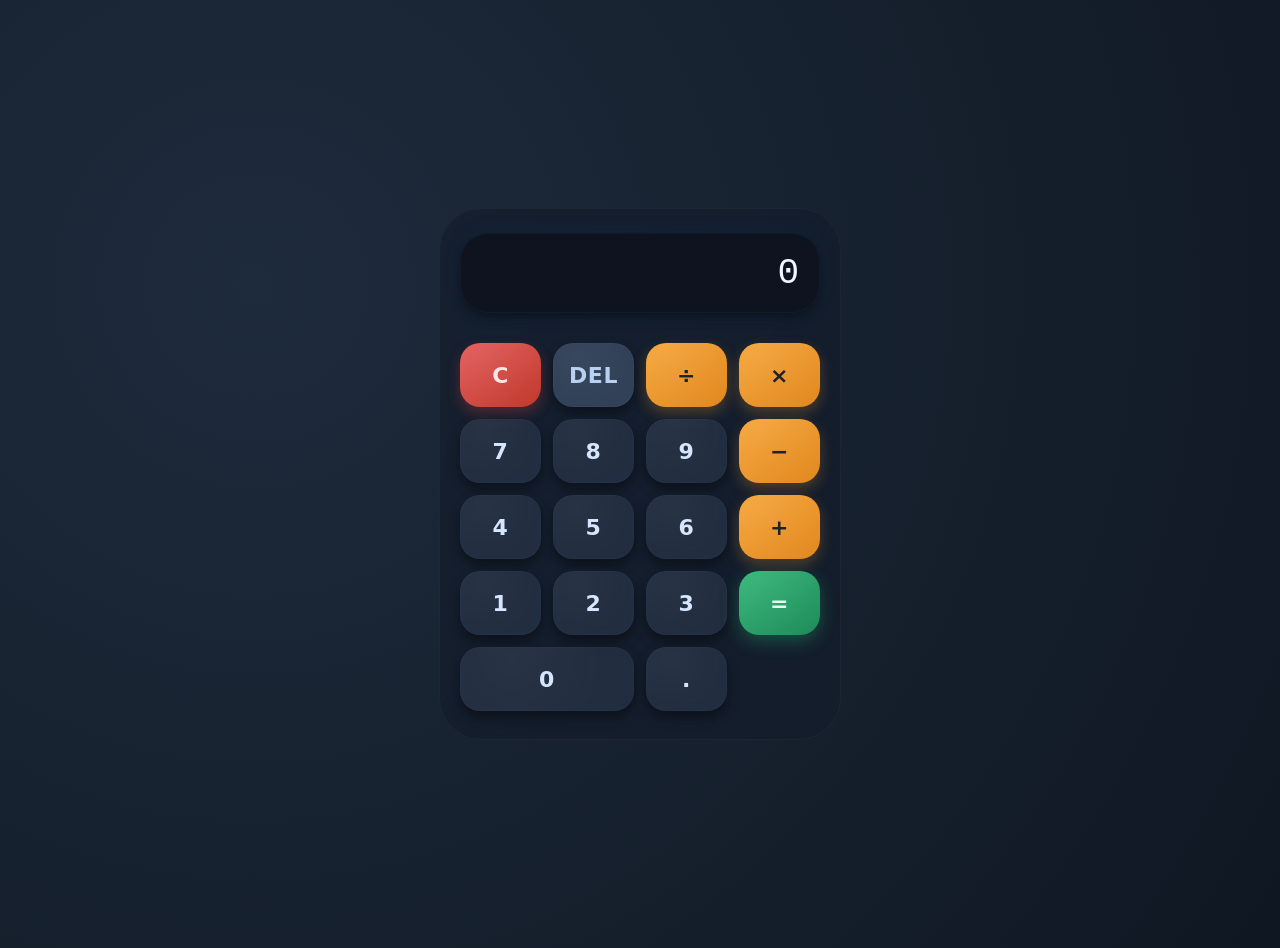
<file: WebDev_L2_Calculator/index.html>
<!DOCTYPE html>
<html lang="en">
<head>
    <meta charset="UTF-8">
    <meta name="viewport" content="width=device-width, initial-scale=1.0">

<meta
    name="description"
    content="A responsive browser-based calculator built with HTML5, CSS3, and Vanilla JavaScript."
>

    <title>JavaScript Calculator</title>

    <link rel="stylesheet" href="style.css">
</head>

<body>

    <main class="calculator">

        <!-- Calculator Display -->
        <div class="display">
            <input type="text" id="display" value="0" readonly>
        </div>

        <!-- Calculator Buttons -->
        <div class="buttons">

            <!-- Top Row -->
            <button class="clear" id="clear">C</button>
            <button class="delete" id="delete">DEL</button>
            <button class="operator" data-operator="/">÷</button>
            <button class="operator" data-operator="*">×</button>

            <!-- Number Row -->
            <button class="number" data-number="7">7</button>
            <button class="number" data-number="8">8</button>
            <button class="number" data-number="9">9</button>
            <button class="operator" data-operator="-">−</button>

            <!-- Number Row -->
            <button class="number" data-number="4">4</button>
            <button class="number" data-number="5">5</button>
            <button class="number" data-number="6">6</button>
            <button class="operator" data-operator="+">+</button>

            <!-- Number Row -->
            <button class="number" data-number="1">1</button>
            <button class="number" data-number="2">2</button>
            <button class="number" data-number="3">3</button>
            <button class="equals" id="equals">=</button>

            <!-- Bottom Row -->
            <button class="number zero" data-number="0">0</button>
            <button class="decimal" data-number=".">.</button>

        </div>

    </main>

    <script src="script.js"></script>

</body>
</html>
</file>
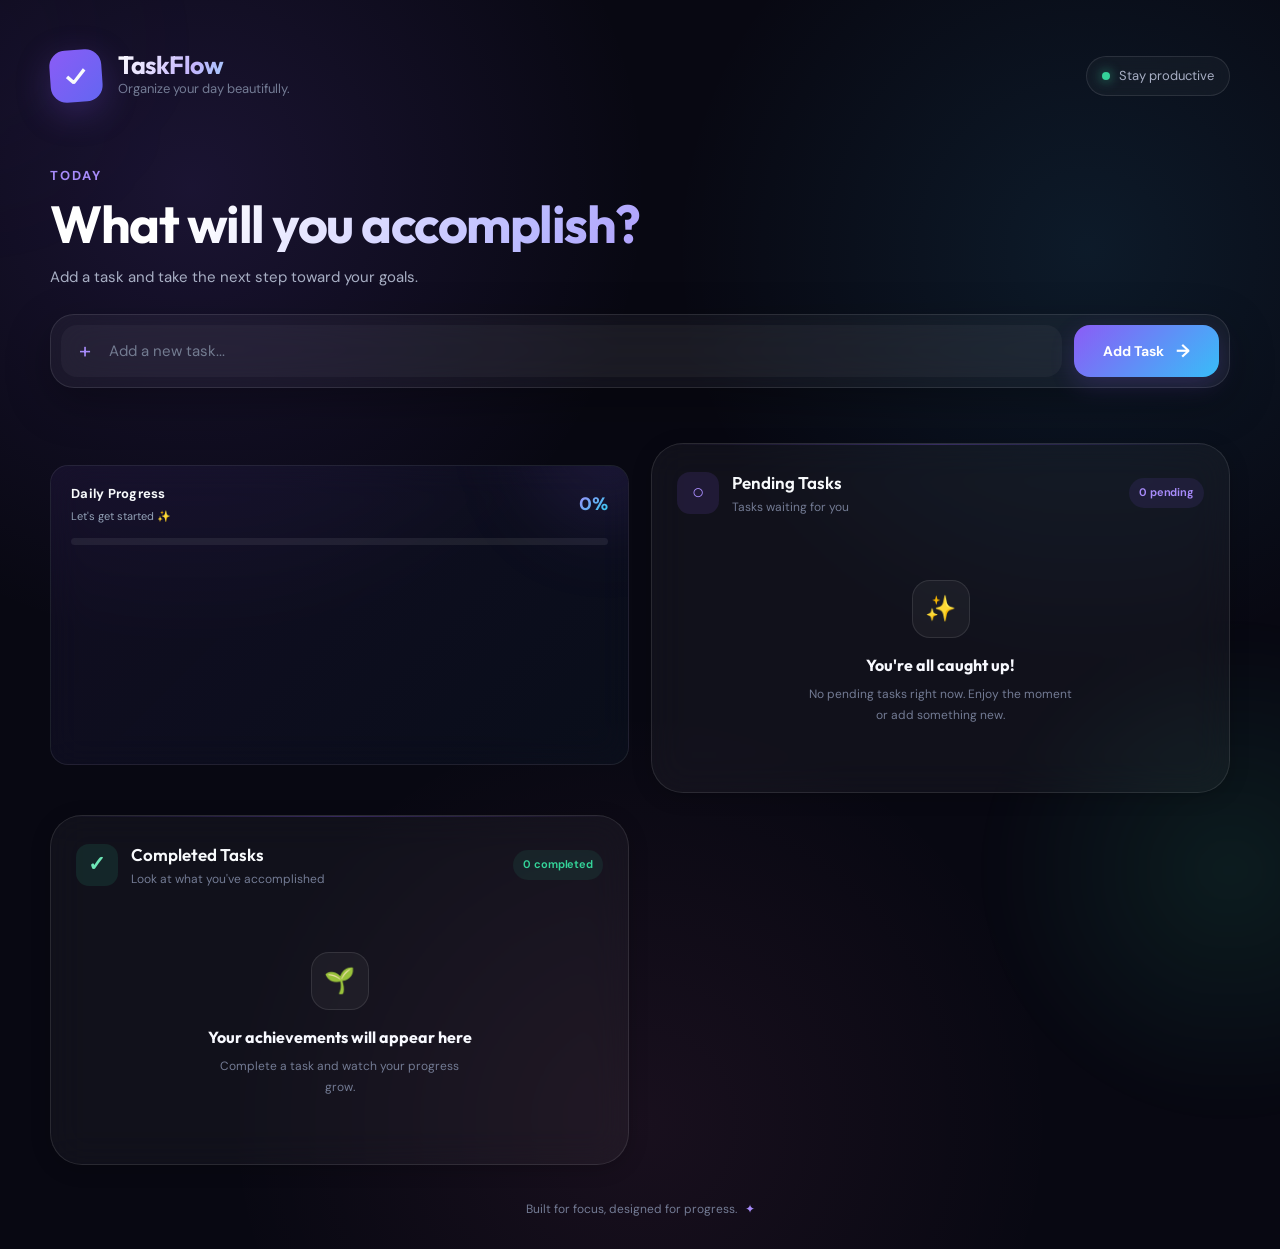
<file: WebDev_L2_To-Do Web App/index.html>
<!DOCTYPE html>
<html lang="en">
<head>
    <meta charset="UTF-8">

    <meta
        name="viewport"
        content="width=device-width, initial-scale=1.0"
    >

    <meta
        name="description"
        content="A beautiful and interactive task manager for organizing your daily tasks."
    >

    <title>TaskFlow — Smart To-Do List</title>

    <!-- Google Fonts -->
    <link rel="preconnect" href="https://fonts.googleapis.com">
    <link rel="preconnect" href="https://fonts.gstatic.com" crossorigin>

    <link
        href="https://fonts.googleapis.com/css2?family=DM+Sans:wght@400;500;600;700&family=Outfit:wght@400;500;600;700&display=swap"
        rel="stylesheet"
    >

    <!-- Main Stylesheet -->
    <link rel="stylesheet" href="style.css">
</head>

<body>

    <!-- =========================================
         MAIN APPLICATION
    ========================================== -->

    <main class="app">

        <!-- ================================
             HEADER
        ================================= -->

        <header class="app-header">

            <div class="header-content">

                <div class="brand">

                    <div class="brand-icon">
                        ✓
                    </div>

                    <div class="brand-text">
                        <h1>TaskFlow</h1>
                        <p>Organize your day beautifully.</p>
                    </div>

                </div>

                <div class="header-status">
                    <span class="status-dot"></span>
                    <span>Stay productive</span>
                </div>

            </div>

        </header>


        <!-- ================================
             TASK CREATION
        ================================= -->

        <section class="task-creator">

            <div class="section-heading">
                <span class="heading-label">Today</span>

                <h2>
                    What will you accomplish?
                </h2>

                <p>
                    Add a task and take the next step toward your goals.
                </p>
            </div>


            <form
                id="taskForm"
                class="task-form"
            >

                <div class="input-wrapper">

                    <span class="input-icon">
                        +
                    </span>

                    <input
                        type="text"
                        id="taskInput"
                        name="task"
                        placeholder="Add a new task..."
                        autocomplete="off"
                        maxlength="200"
                        required
                    >

                </div>

                <button
                    type="submit"
                    id="addTaskBtn"
                    class="add-task-btn"
                >
                    <span>Add Task</span>
                    <span class="button-arrow">→</span>
                </button>

            </form>

        </section>


        <!-- ================================
             TASK LISTS
        ================================= -->

        <section class="task-board">



<!-- =====================================================
     STEP 12 � PRODUCTIVITY PROGRESS
====================================================== -->

<div class="productivity-progress">

    <div class="progress-header">

        <div>

            <span class="progress-label">
                Daily Progress
            </span>

            <span
                id="progressMessage"
                class="progress-message"
            >
                Let's get started 
            </span>

        </div>

        <span
            id="progressPercentage"
            class="progress-percentage"
        >
            0%
        </span>

    </div>


    <div
        class="progress-track"
        aria-label="Task completion progress"
    >

        <div
            id="progressBar"
            class="progress-bar"
            style="width: 0%"
        ></div>

    </div>

</div>


            <!-- ============================
                 PENDING TASKS
            ============================= -->

            <section
                class="task-section pending-section"
                aria-labelledby="pendingTitle"
            >

                <div class="list-header">

                    <div class="list-title-group">

                        <div class="list-icon pending-icon">
                            ○
                        </div>

                        <div>
                            <h2 id="pendingTitle">
                                Pending Tasks
                            </h2>

                            <p>
                                Tasks waiting for you
                            </p>
                        </div>

                    </div>


                    <div
                        id="pendingCount"
                        class="task-count"
                    >
                        0 pending
                    </div>

                </div>


                <!-- Pending Tasks -->
                <div
                    id="pendingTasks"
                    class="task-list"
                    aria-live="polite"
                >
                    <!-- Tasks will be inserted here by JavaScript -->
                </div>


                <!-- Pending Empty State -->
                <div
                    id="pendingEmpty"
                    class="empty-state"
                >

                    <div class="empty-icon">
                        ✨
                    </div>

                    <h3>
                        You're all caught up!
                    </h3>

                    <p>
                        No pending tasks right now.
                        Enjoy the moment or add something new.
                    </p>

                </div>

            </section>


            <!-- ============================
                 COMPLETED TASKS
            ============================= -->

            <section
                class="task-section completed-section"
                aria-labelledby="completedTitle"
            >

                <div class="list-header">

                    <div class="list-title-group">

                        <div class="list-icon completed-icon">
                            ✓
                        </div>

                        <div>
                            <h2 id="completedTitle">
                                Completed Tasks
                            </h2>

                            <p>
                                Look at what you've accomplished
                            </p>
                        </div>

                    </div>


                    <div
                        id="completedCount"
                        class="task-count completed-count"
                    >
                        0 completed
                    </div>

                </div>


                <!-- Completed Tasks -->
                <div
                    id="completedTasks"
                    class="task-list"
                    aria-live="polite"
                >
                    <!-- Completed tasks will be inserted here by JavaScript -->
                </div>


                <!-- Completed Empty State -->
                <div
                    id="completedEmpty"
                    class="empty-state"
                >

                    <div class="empty-icon">
                        🌱
                    </div>

                    <h3>
                        Your achievements will appear here
                    </h3>

                    <p>
                        Complete a task and watch your progress grow.
                    </p>

                </div>

            </section>

        </section>


        <!-- ================================
             FOOTER
        ================================= -->

        <footer class="app-footer">

            <p>
                Built for focus, designed for progress.
            </p>

            <span class="footer-symbol">
                ✦
            </span>

        </footer>

    </main>


    <!-- JavaScript -->
    <script src="script.js"></script>

</body>
</html>
</file>
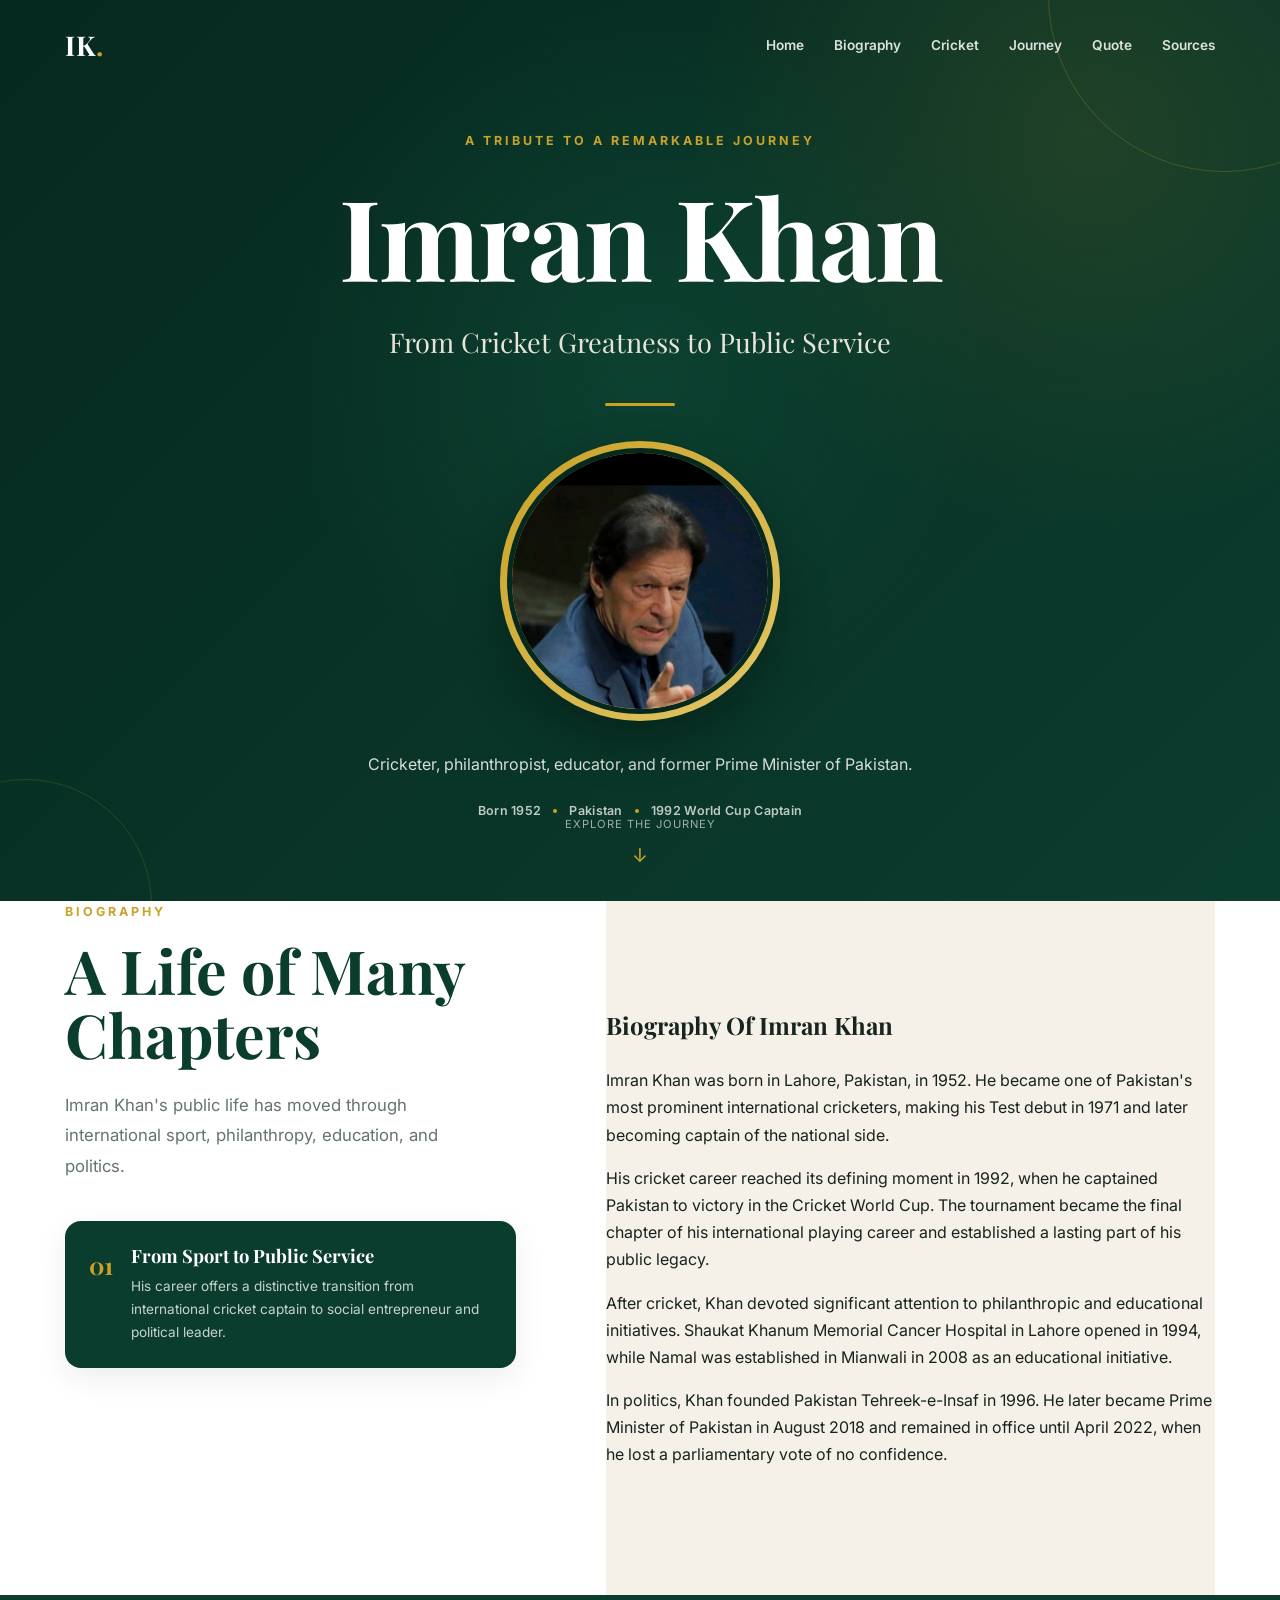
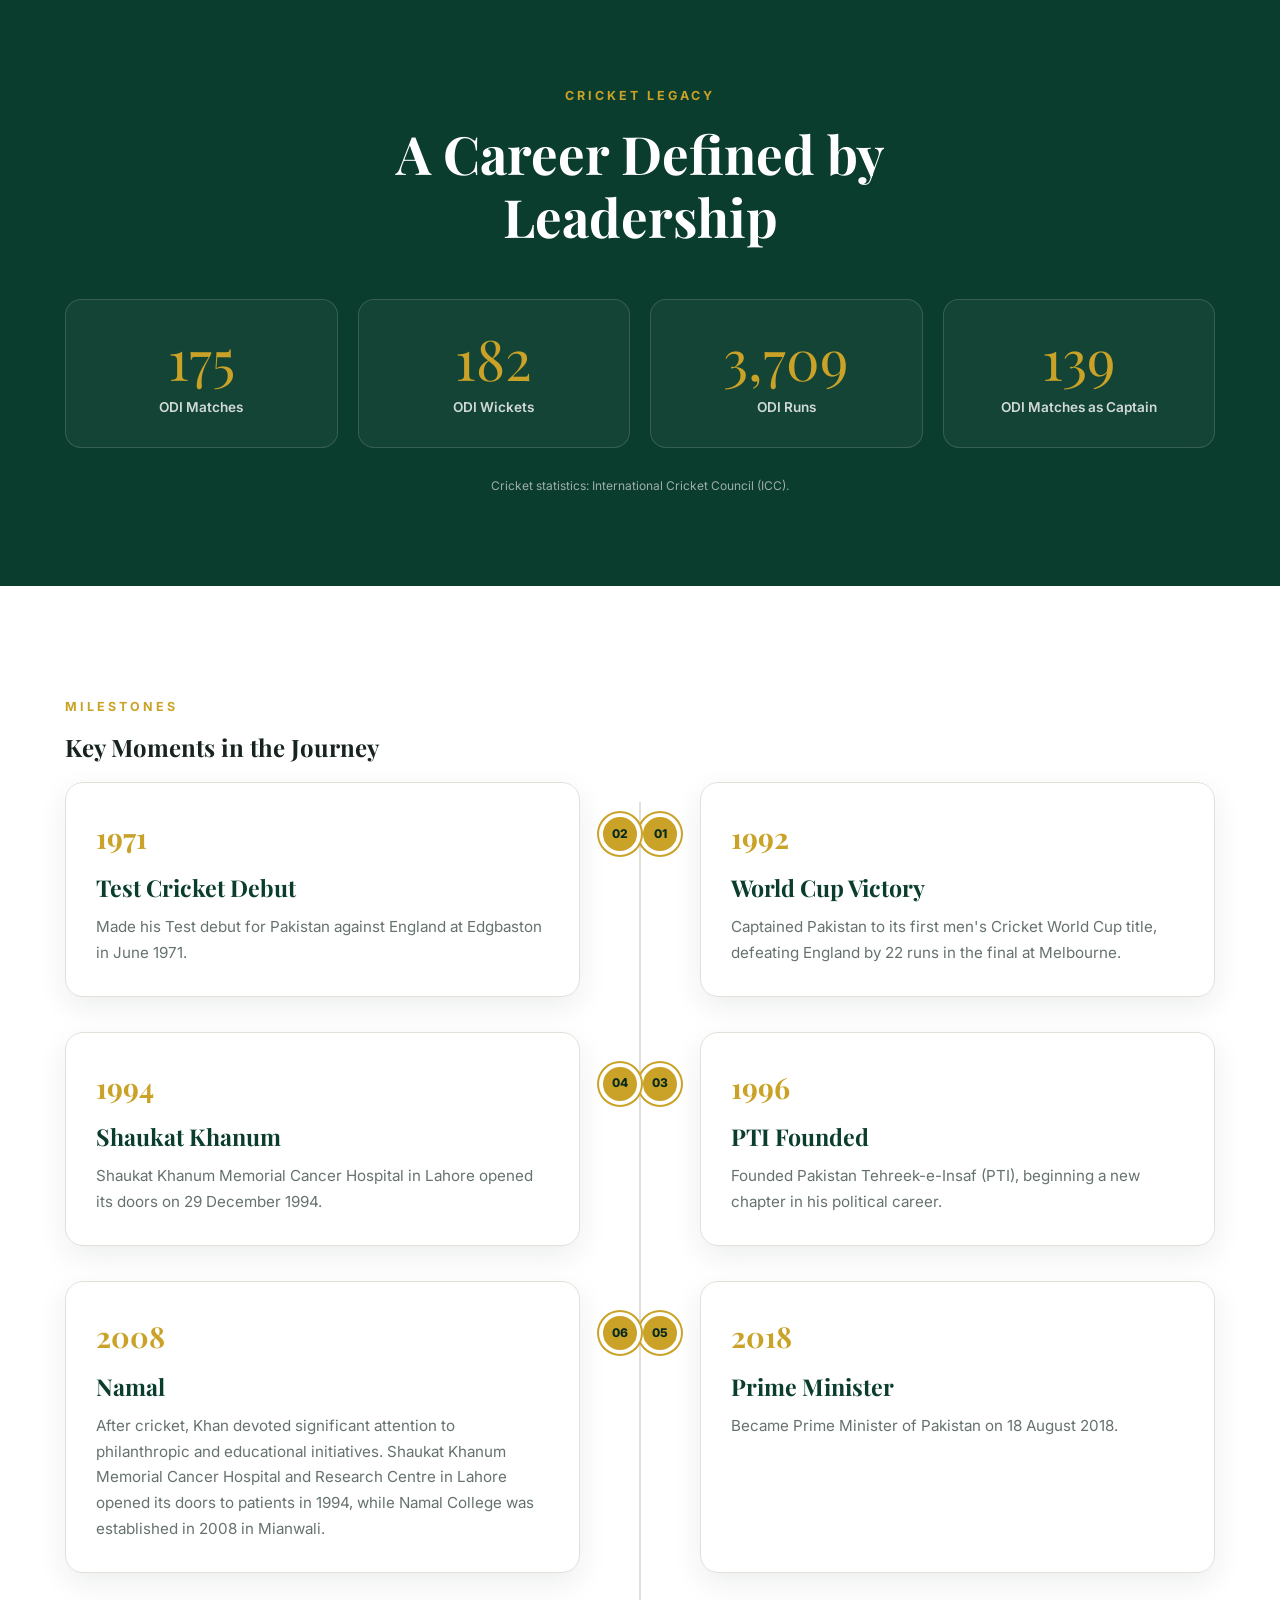
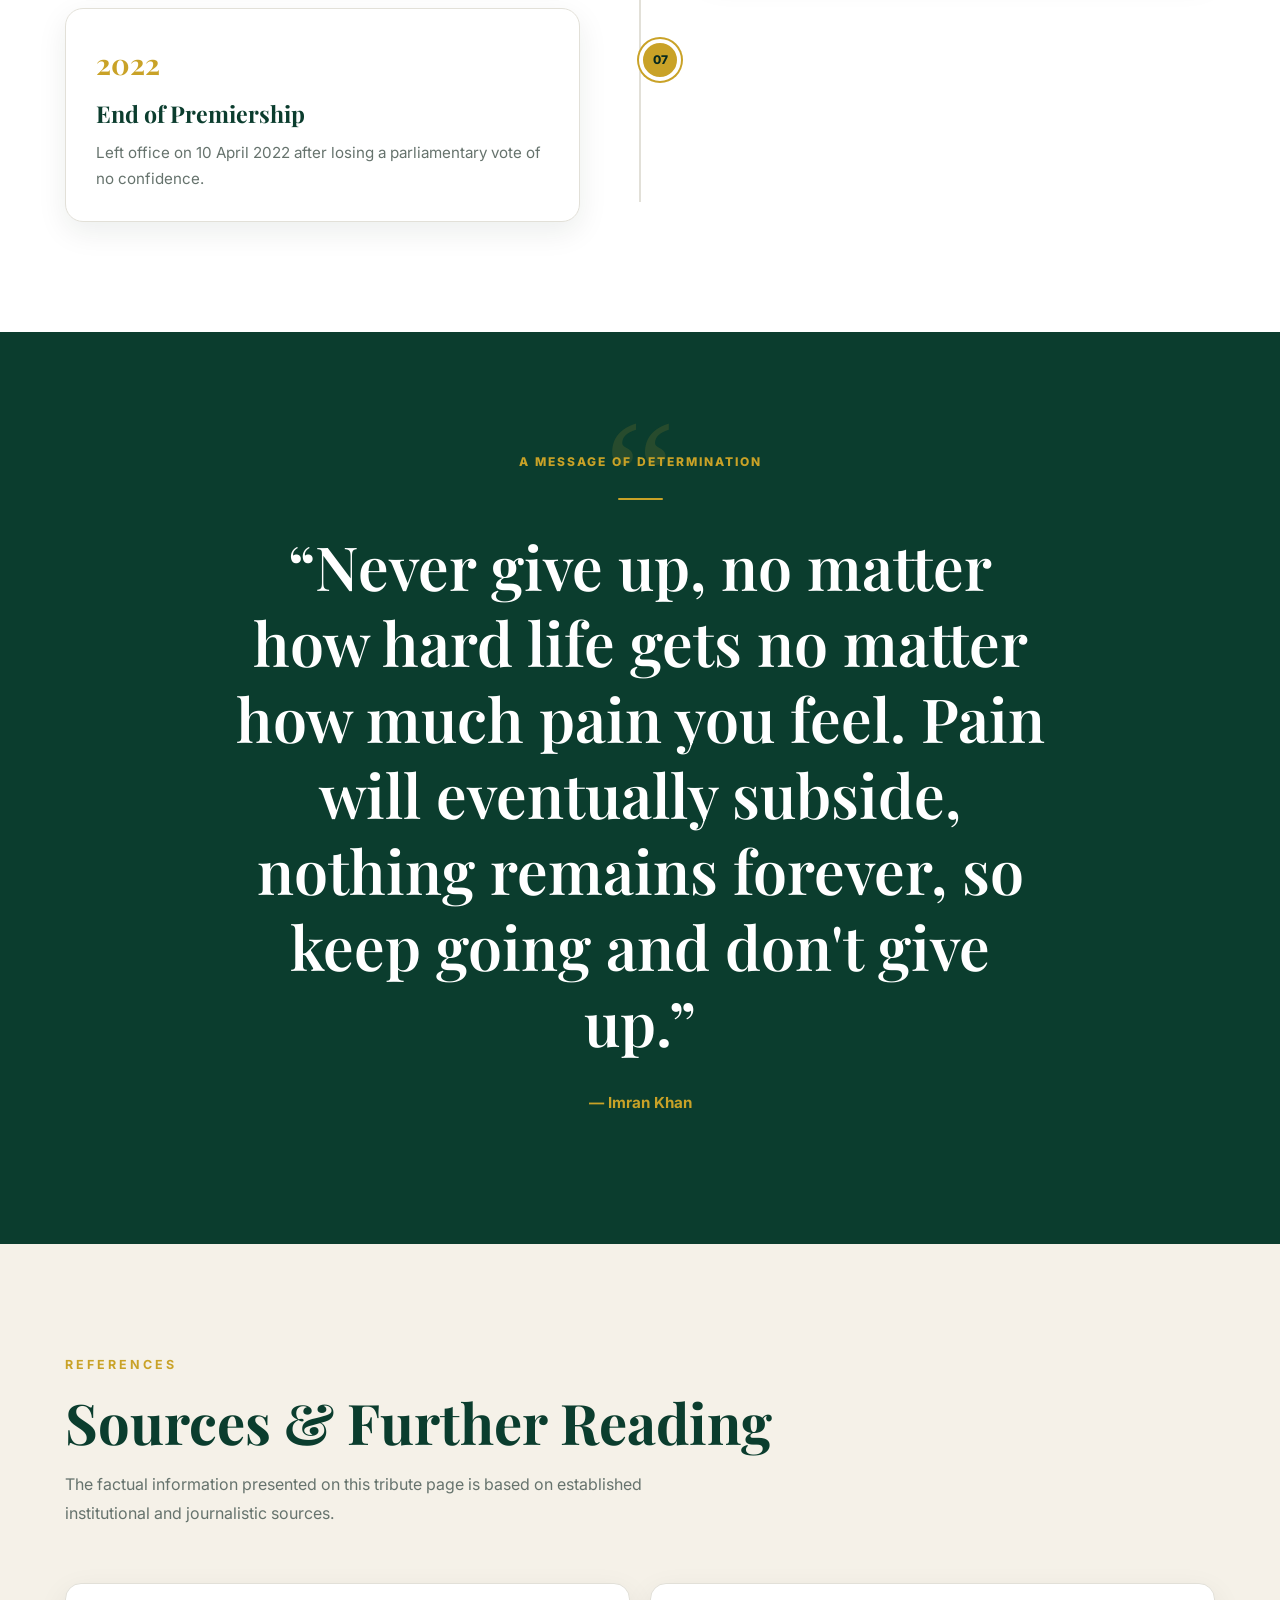
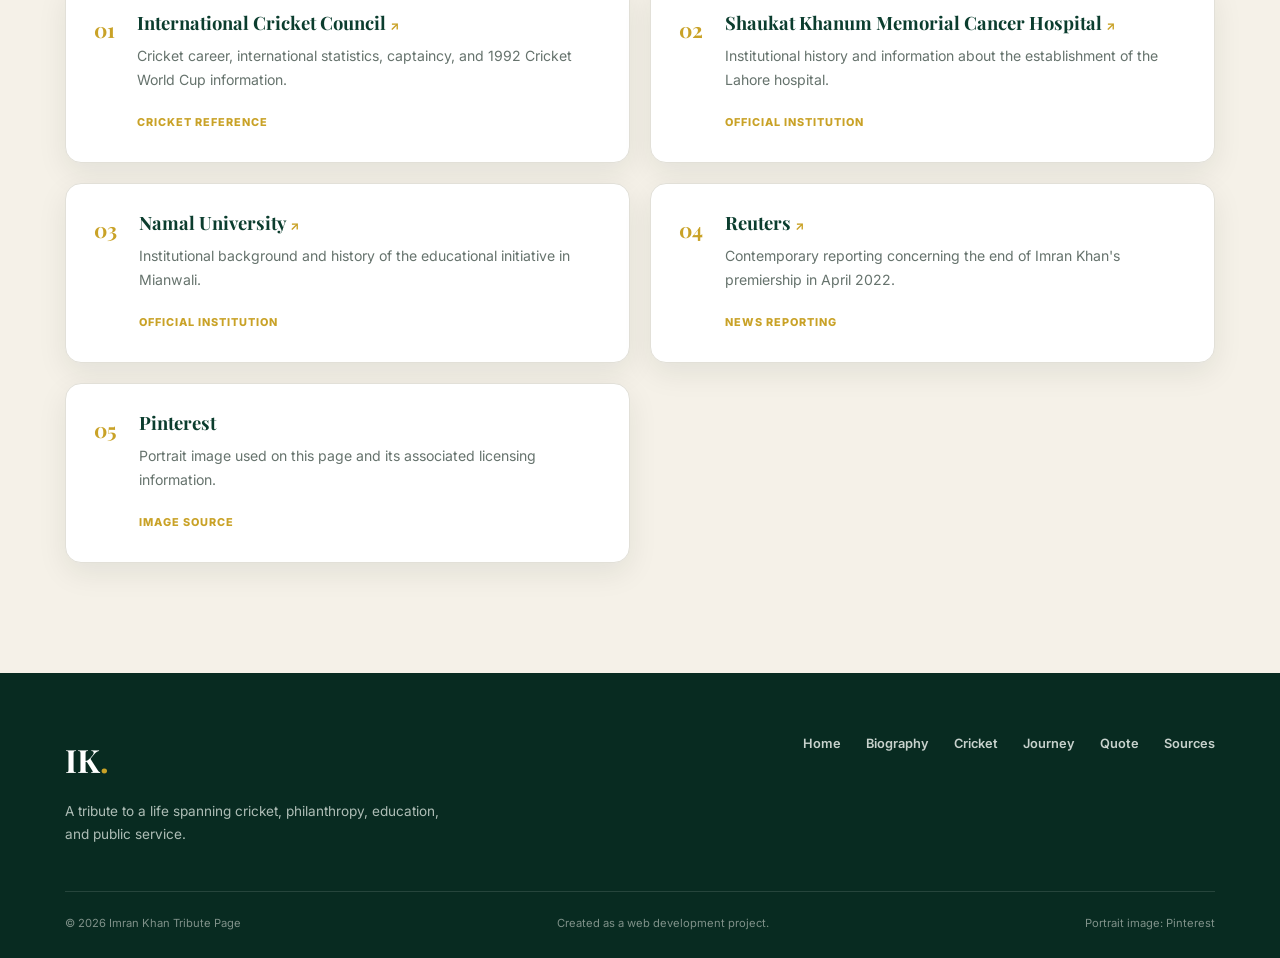
<file: WebDev_L2_Tribute Page/index.html>
<!DOCTYPE html>
<html lang="en">

<head>
    <meta charset="UTF-8">

    <!-- Makes the website responsive on mobile devices -->
    <meta name="viewport" content="width=device-width, initial-scale=1.0">

<meta
    name="description"
    content="A tribute to Imran Khan, exploring his journey from international cricket and the 1992 World Cup to philanthropy, education, and public service."
>

<meta
    name="author"
    content="Malaika Riaz Hussain"
>

<meta
    name="robots"
    content="index, follow"
>

<meta
    name="theme-color"
    content="#0b3d2e"
>

<meta
    property="og:title"
    content="Imran Khan — A Tribute to a Remarkable Journey"
>

<meta
    property="og:description"
    content="A visual tribute exploring Imran Khan's journey through cricket, philanthropy, education, and public service."
>

<meta
    property="og:type"
    content="website"
>

<meta
    property="og:image"
    content="images/imran-khan.jpg"
>

    <!-- Page title shown in the browser tab -->
    <title>

    Imran Khan — A Tribute to a Remarkable Journey

</title>

    <!-- Website description -->
    <meta name="description"
        content="A fact-based tribute to Imran Khan, exploring his cricket career, philanthropic work, educational initiatives, and political journey.">

    <!-- Google Fonts -->
    <link rel="preconnect" href="https://fonts.googleapis.com">
    <link rel="preconnect" href="https://fonts.gstatic.com" crossorigin>

    <link
        href="https://fonts.googleapis.com/css2?family=Inter:wght@400;500;600;700&family=Playfair+Display:wght@600;700&display=swap"
        rel="stylesheet">

    <!-- Main stylesheet -->
    <link rel="stylesheet" href="CSS/style.css">
</head>

<body>

    <!-- ================================
         NAVIGATION
    ================================= -->

    <nav class="navbar">

        <div class="nav-container">

            <a href="#home" class="nav-logo" aria-label="Imran Khan Tribute Home">
    IK<span>.</span>
</a>

            <div class="nav-links">

                <a href="#home">Home</a>

             <a href="#biography">Biography</a>

<a href="#cricket">Cricket</a>

<a href="#timeline">Journey</a>
                <a href="#quote">Quote</a>

                <a href="#sources">Sources</a>

            </div>

        </div>

    </nav>


    <!-- ================================
         HEADER / HERO SECTION
    ================================= -->

    <header class="hero" id="home">

        <div class="hero-content">

            <p class="hero-label">A Tribute to a Remarkable Journey</p>

            <h1>Imran Khan</h1>

            <p class="hero-tagline">
    From Cricket Greatness to Public Service
</p>

<div class="hero-divider"></div>

            <div class="hero-image">

                <img
                    src="images/imran-khan.jpg"
                    alt="Portrait of Imran Khan">
            </div>

            <p class="hero-intro">
    Cricketer, philanthropist, educator, and former Prime Minister
    of Pakistan.
</p>

<div class="hero-meta">

    <span>Born 1952</span>

    <span class="meta-divider"></span>

    <span>Pakistan</span>

    <span class="meta-divider"></span>

    <span>1992 World Cup Captain</span>

</div>

        </div>


<div class="scroll-indicator">

    <span>Explore the journey</span>

    <span class="scroll-arrow">↓</span>

</div>


    </header>


    <!-- ================================
         MAIN CONTENT
    ================================= -->

    <main>

        <!-- ================================
             BIOGRAPHY SECTION
        ================================= -->

        <section <div class="section-container">

    <div class="biography-layout">

        <!-- ============================
             BIOGRAPHY INTRO
        ============================= -->

        <div class="biography-intro">

            <p class="section-label">
                Biography
            </p>

            <h2>
                A Life of Many Chapters
            </h2>

            <p class="biography-lead">
                Imran Khan's public life has moved through
                international sport, philanthropy, education,
                and politics.
            </p>


            <div class="legacy-card">

                <span class="legacy-number">
                    01
                </span>

                <div>

                    <h3>
                        From Sport to Public Service
                    </h3>

                    <p>
                        His career offers a distinctive
                        transition from international cricket
                        captain to social entrepreneur and
                        political leader.
                    </p>

                </div>

            </div>

        </div>


        <!-- ============================
             BIOGRAPHY TEXT
        ============================= -->
<section class="biography-section" id="biography">

<h2> Biography Of Imran Khan </h2>
<br>
            <p class="featured-paragraph">
                Imran Khan was born in Lahore, Pakistan,
                in 1952. He became one of Pakistan's most
                prominent international cricketers, making
                his Test debut in 1971 and later becoming
                captain of the national side.
            </p>


            <p>
                His cricket career reached its defining
                moment in 1992, when he captained Pakistan
                to victory in the Cricket World Cup. The
                tournament became the final chapter of his
                international playing career and established
                a lasting part of his public legacy.
            </p>


            <p>
                After cricket, Khan devoted significant
                attention to philanthropic and educational
                initiatives. Shaukat Khanum Memorial Cancer
                Hospital in Lahore opened in 1994, while
                Namal was established in Mianwali in 2008
                as an educational initiative.
            </p>


            <p>
                In politics, Khan founded Pakistan
                Tehreek-e-Insaf in 1996. He later became
                Prime Minister of Pakistan in August 2018
                and remained in office until April 2022,
                when he lost a parliamentary vote of
                no confidence.
            </p>

        </div>

    </div>

</div>

        </section>

<!-- ================================
     CRICKET LEGACY SECTION
================================= -->

<section class="stats-section" id="cricket">

    <div class="section-container">

        <div class="stats-heading">

            <p class="section-label">Cricket Legacy</p>

            <h2>A Career Defined by Leadership</h2>

        </div>


        <div class="stats-grid">

            <!-- Stat 1 -->
            <article class="stat-card">

                <span class="stat-number">175</span>

                <span class="stat-label">
                    ODI Matches
                </span>

            </article>


            <!-- Stat 2 -->
            <article class="stat-card">

                <span class="stat-number">182</span>

                <span class="stat-label">
                    ODI Wickets
                </span>

            </article>


            <!-- Stat 3 -->
            <article class="stat-card">

                <span class="stat-number">3,709</span>

                <span class="stat-label">
                    ODI Runs
                </span>

            </article>


            <!-- Stat 4 -->
            <article class="stat-card">

                <span class="stat-number">139</span>

                <span class="stat-label">
                    ODI Matches as Captain
                </span>

            </article>

        </div>


        <p class="stats-source">
            Cricket statistics: International Cricket Council (ICC).
        </p>

    </div>

</section>



        <!-- ================================
             TIMELINE SECTION
        ================================= -->

        <section class="timeline-section" id="timeline">

            <div class="section-container">

                <p class="section-label">Milestones</p>

                <h2>Key Moments in the Journey</h2>

                <div class="timeline-grid">

    <!-- 1971 -->
    <article class="timeline-card">

        <div class="timeline-marker">
            <span>01</span>
        </div>

        <div class="timeline-content">

            <span class="timeline-year">1971</span>

            <h3>Test Cricket Debut</h3>

            <p>
                Made his Test debut for Pakistan against
                England at Edgbaston in June 1971.
            </p>

        </div>

    </article>


    <!-- 1992 -->
    <article class="timeline-card">

        <div class="timeline-marker">
            <span>02</span>
        </div>

        <div class="timeline-content">

            <span class="timeline-year">1992</span>

            <h3>World Cup Victory</h3>

            <p>
                Captained Pakistan to its first men's
                Cricket World Cup title, defeating England
                by 22 runs in the final at Melbourne.
            </p>

        </div>

    </article>


    <!-- 1994 -->
    <article class="timeline-card">

        <div class="timeline-marker">
            <span>03</span>
        </div>

        <div class="timeline-content">

            <span class="timeline-year">1994</span>

            <h3>Shaukat Khanum</h3>

            <p>
                Shaukat Khanum Memorial Cancer Hospital
                in Lahore opened its doors on
                29 December 1994.
            </p>

        </div>

    </article>


    <!-- 1996 -->
    <article class="timeline-card">

        <div class="timeline-marker">
            <span>04</span>
        </div>

        <div class="timeline-content">

            <span class="timeline-year">1996</span>

            <h3>PTI Founded</h3>

            <p>
                Founded Pakistan Tehreek-e-Insaf (PTI),
                beginning a new chapter in his political
                career.
            </p>

        </div>

    </article>


    <!-- 2008 -->
    <article class="timeline-card">

        <div class="timeline-marker">
            <span>05</span>
        </div>

        <div class="timeline-content">

            <span class="timeline-year">2008</span>

            <h3>Namal</h3>

            <p>
                After cricket, Khan devoted significant attention to
    philanthropic and educational initiatives. Shaukat Khanum
    Memorial Cancer Hospital and Research Centre in Lahore
    opened its doors to patients in 1994, while Namal College
    was established in 2008 in Mianwali.
            </p>

        </div>

    </article>


    <!-- 2018 -->
    <article class="timeline-card">

        <div class="timeline-marker">
            <span>06</span>
        </div>

        <div class="timeline-content">

            <span class="timeline-year">2018</span>

            <h3>Prime Minister</h3>

            <p>
                Became Prime Minister of Pakistan on
                18 August 2018.
            </p>

        </div>

    </article>


    <!-- 2022 -->
    <article class="timeline-card">

        <div class="timeline-marker">
            <span>07</span>
        </div>

        <div class="timeline-content">

            <span class="timeline-year">2022</span>

            <h3>End of Premiership</h3>

            <p>
                Left office on 10 April 2022 after losing
                a parliamentary vote of no confidence.
            </p>

        </div>

    </article>

</div>
            </div>

        </section>


        <!-- ================================
             QUOTE SECTION
        ================================= -->

        <section class="quote-section" id="quote">

    <div class="section-container">

        <div class="quote-wrapper">

            <span class="quote-mark" aria-hidden="true">
                “
            </span>

            <p class="quote-label">
                A Message of Determination
            </p>

            <div class="quote-line"></div>

            <blockquote>
                “Never give up, no matter how hard life gets no matter how much pain you feel. Pain will eventually subside, nothing remains forever, so keep going and don't give up.”
            </blockquote>

            <p class="quote-author">
                — Imran Khan
            </p>

            

        </div>

    </div>

</section>
        <!-- ================================
             SOURCES SECTION
        ================================= -->

        <section class="sources-section" id="sources">

   <div class="section-container">

    <div class="sources-header">

        <p class="section-label">
            References
        </p>

        <h2>
            Sources & Further Reading
        </h2>

        <p>
            The factual information presented on this tribute page
            is based on established institutional and journalistic
            sources.
        </p>

    </div>


    <div class="sources-grid">

        <!-- Source 01 -->
        <article class="source-card">

            <span class="source-number">
                01
            </span>

            <div class="source-content">

                <h3>
    <a
        href="https://www.icc-cricket.com/hall-of-fame/hall-of-famers/hall-of-famer-imran-khan"
        target="_blank"
        rel="noopener noreferrer"
    >
        International Cricket Council
    </a>
</h3>

                <p>
                    Cricket career, international statistics,
                    captaincy, and 1992 Cricket World Cup
                    information.
                </p>

                <span class="source-type">
                    Cricket Reference
                </span>

            </div>

        </article>


        <!-- Source 02 -->
        <article class="source-card">

            <span class="source-number">
                02
            </span>

            <div class="source-content">

                <h3>
    <a
        href="https://shaukatkhanum.org.pk/about-us/our-story/"
        target="_blank"
        rel="noopener noreferrer"
    >
        Shaukat Khanum Memorial Cancer Hospital
    </a>
</h3>

                <p>
                    Institutional history and information about
                    the establishment of the Lahore hospital.
                </p>

                <span class="source-type">
                    Official Institution
                </span>

            </div>

        </article>


        <!-- Source 03 -->
        <article class="source-card">

            <span class="source-number">
                03
            </span>

            <div class="source-content">

                <h3>
    <a
        href="https://namal.edu.pk/the-namal-story"
        target="_blank"
        rel="noopener noreferrer"
    >
        Namal University
    </a>
</h3>
                <p>
                    Institutional background and history of the
                    educational initiative in Mianwali.
                </p>

                <span class="source-type">
                    Official Institution
                </span>

            </div>

        </article>


        <!-- Source 04 -->
        <article class="source-card">

            <span class="source-number">
                04
            </span>

            <div class="source-content">

                <h3>
    <a
        href="https://www.euronews.com/2022/04/10/us-pakistan-politics-khan-newsmaker"
        target="_blank"
        rel="noopener noreferrer"
    >
        Reuters
    </a>
</h3>
                <p>
                    Contemporary reporting concerning the end
                    of Imran Khan's premiership in April 2022.
                </p>

                <span class="source-type">
                    News Reporting
                </span>

            </div>

        </article>


        <!-- Source 05 -->
        <article class="source-card">

            <span class="source-number">
                05
            </span>

            <div class="source-content">

                <h3>
                    Pinterest 
                </h3>

                <p>
                    Portrait image used on this page and its
                    associated licensing information.
                </p>

                <span class="source-type">
                    Image Source
                </span>

            </div>

        </article>

    </div>

</div>

        </section>

    </main>


    <!-- ================================
         FOOTER
    ================================= -->

    <footer class="footer">

    <div class="footer-container">

        <div class="footer-brand">

            <a href="#home" class="footer-logo">
                IK<span>.</span>
            </a>

            <p>
                A tribute to a life spanning cricket,
                philanthropy, education, and public service.
            </p>

        </div>


        <div class="footer-links">

            <a href="#home">Home</a>

            <a href="#biography">Biography</a>

            <a href="#cricket">Cricket</a>

            <a href="#timeline">Journey</a>

            <a href="#quote">Quote</a>

            <a href="#sources">Sources</a>

        </div>

    </div>


    <div class="footer-bottom">

        <p>
            © 2026 Imran Khan Tribute Page
        </p>

        <p>
            Created as a web development project.
        </p>

        <p>
            Portrait image: Pinterest
        </p>

    </div>

</footer>

</body>

</html>
</file>
<file: WebDev_L2_Calculator/style.css>
<!DOCTYPE html>
<html lang="en">
<head>
  <meta charset="UTF-8" />
  <meta name="viewport" content="width=device-width, initial-scale=1.0" />
  <title>✦ prism · calc</title>
  <style>
    /* ================================
       General Page Styling
    ================================ */
    * {
      box-sizing: border-box;
      margin: 0;
      padding: 0;
    }

    body {
      min-height: 100vh;
      display: flex;
      justify-content: center;
      align-items: center;
      background: radial-gradient(circle at 20% 30%, #1e2b3c, #0f1722);
      font-family: 'Segoe UI', 'Poppins', system-ui, sans-serif;
      padding: 1rem;
      animation: breathe 8s ease-in-out infinite alternate;
    }

    @keyframes breathe {
      0% { background: radial-gradient(circle at 20% 30%, #1e2b3c, #0f1722); }
      100% { background: radial-gradient(circle at 80% 70%, #1e2b3c, #121b2b); }
    }

    /* ================================
       Calculator
    ================================ */
    .calculator {
      width: 360px;
      padding: 24px 20px 28px;
      background: rgba(22, 28, 40, 0.75);
      backdrop-filter: blur(16px) saturate(180%);
      -webkit-backdrop-filter: blur(16px) saturate(180%);
      border-radius: 42px;
      box-: 
        0 30px 50px rgba(0, 0, 0, 0.7),
        0 0 0 1px rgba(255, 255, 255, 0.06) inset,
        0 0 30px rgba(120, 180, 255, 0.15);
      transition: box-shadow 0.3s ease, transform 0.25s ease;
      border: 1px solid rgba(255, 255, 255, 0.04);
    }

    .calculator:hover {
      box-shadow: 
        0 40px 70px rgba(0, 0, 0, 0.8),
        0 0 0 1px rgba(255, 215, 100, 0.15) inset,
        0 0 45px rgba(200, 160, 255, 0.25);
      transform: translateY(-4px);
    }

    /* ================================
       Display
    ================================ */
    .display {
      margin-bottom: 30px;
      position: relative;
    }

  #display {
  width: 100%;
  max-width: 100%;       /* Prevents escaping parent container */
  box-sizing: border-box; /* Forces padding to stay inside width */
  height: 80px;
  padding: 8px 20px;
  border: none;
  border-radius: 28px;
  outline: none;
  background: rgba(12, 18, 28, 0.7);
  backdrop-filter: blur(4px);
  -webkit-backdrop-filter: blur(4px);
  color: #f0f6ff;
  font-size: 36px;
  font-weight: 500;
  text-align: right;
  overflow-x: auto;
  white-space: nowrap;
  letter-spacing: 1px;
  box-shadow: 
    0 4px 12px rgba(0, 0, 0, 0.5),
    0 0 0 1px rgba(255, 255, 255, 0.03) inset,
    0 0 20px rgba(0, 160, 255, 0.1);
  transition: box-shadow 0.3s ease, background 0.3s ease;
  font-family: 'JetBrains Mono', 'Fira Code', monospace;
  scrollbar-width: thin;
  scrollbar-color: #4a6c8f transparent;
}


    /* ================================
       Buttons Grid
    ================================ */
    .buttons {
      display: grid;
      grid-template-columns: repeat(4, 1fr);
      gap: 12px;
    }

    /* ================================
       All Buttons
    ================================ */
    button {
      height: 64px;
      border: none;
      border-radius: 20px;
      background: rgba(32, 42, 58, 0.7);
      backdrop-filter: blur(4px);
      -webkit-backdrop-filter: blur(4px);
      color: #edf3ff;
      font-size: 22px;
      font-weight: 600;
      cursor: pointer;
      transition: transform 0.12s cubic-bezier(0.2, 0.9, 0.4, 1.1), 
                  background 0.2s ease,
                  box-shadow 0.25s ease,
                  color 0.2s ease;
      box-shadow: 
        0 6px 12px rgba(0, 0, 0, 0.4),
        0 0 0 1px rgba(255, 255, 255, 0.02) inset;
      letter-spacing: 0.5px;
      font-family: 'Segoe UI', system-ui, sans-serif;
      position: relative;
      overflow: hidden;
    }

    /* subtle shimmer overlay */
    button::after {
      content: '';
      position: absolute;
      inset: 0;
      background: radial-gradient(circle at 30% 20%, rgba(255, 255, 255, 0.08), transparent 70%);
      pointer-events: none;
      opacity: 0.4;
      transition: opacity 0.3s ease;
    }

    button:hover::after {
      opacity: 0.8;
    }

    button:hover {
      transform: translateY(-3px) scale(1.02);
      box-shadow: 0 10px 22px rgba(0, 0, 0, 0.5), 0 0 0 1px rgba(255, 255, 255, 0.08) inset;
    }

    button:active {
      transform: scale(0.94) translateY(1px);
      box-shadow: 0 3px 6px rgba(0, 0, 0, 0.5);
      transition-duration: 0.04s;
    }

    /* ================================
       Number Buttons
    ================================ */
    .number {
      background: rgba(42, 56, 78, 0.65);
      backdrop-filter: blur(4px);
      color: #d6e6ff;
    }
    .number:hover {
      background: rgba(60, 80, 110, 0.8);
      color: white;
      box-shadow: 0 0 18px rgba(80, 160, 255, 0.2);
    }

    /* ================================
       Operator Buttons
    ================================ */
    .operator {
      background: linear-gradient(145deg, #f7a83e, #e08820);
      color: #181f2a;
      font-weight: 700;
      box-shadow: 0 6px 14px rgba(255, 160, 30, 0.25);
    }
    .operator:hover {
      background: linear-gradient(145deg, #ffb84d, #f09a2a);
      box-shadow: 0 8px 24px rgba(255, 170, 50, 0.5), 0 0 0 1px rgba(255, 200, 100, 0.3);
      color: #0b0f16;
    }
    .operator:active {
      background: #d48a1e;
    }

    /* ================================
       Clear Button
    ================================ */
    .clear {
      background: linear-gradient(145deg, #e35f5f, #c0392b);
      color: #ffe6e6;
      box-shadow: 0 6px 14px rgba(220, 60, 60, 0.3);
    }
    .clear:hover {
      background: linear-gradient(145deg, #ff6f6f, #d94434);
      box-shadow: 0 8px 26px rgba(255, 70, 70, 0.5);
      color: white;
    }

    /* ================================
       Delete Button
    ================================ */
    .delete {
      background: rgba(70, 90, 120, 0.6);
      backdrop-filter: blur(4px);
      color: #b8d0f0;
    }
    .delete:hover {
      background: rgba(100, 130, 170, 0.7);
      color: white;
      box-shadow: 0 0 20px rgba(130, 180, 255, 0.2);
    }

    /* ================================
       Equals Button
    ================================ */
    .equals {
      background: linear-gradient(145deg, #38b87a, #1f8b5a);
      color: #eafff0;
      box-shadow: 0 6px 18px rgba(40, 200, 120, 0.3);
    }
    .equals:hover {
      background: linear-gradient(145deg, #44d48a, #2a9f68);
      box-shadow: 0 8px 30px rgba(60, 230, 140, 0.5);
      color: white;
    }

    /* ================================
       Decimal Button
    ================================ */
    .decimal {
      background: rgba(42, 56, 78, 0.65);
      color: #d6e6ff;
    }
    .decimal:hover {
      background: rgba(60, 80, 110, 0.8);
      color: white;
    }

    /* ================================
       Zero Button
    ================================ */
    .zero {
      grid-column: span 2;
      background: rgba(42, 56, 78, 0.65);
    }
    .zero:hover {
      background: rgba(60, 80, 110, 0.8);
      box-shadow: 0 0 18px rgba(80, 160, 255, 0.15);
    }

    /* ================================
       Responsive Design
    ================================ */
    @media (max-width: 400px) {
      .calculator {
        width: 92%;
        padding: 18px 14px 22px;
        border-radius: 36px;
      }
      #display {
        height: 70px;
        font-size: 30px;
        padding: 6px 16px;
        border-radius: 24px;
      }
      button {
        height: 58px;
        font-size: 20px;
        border-radius: 18px;
      }
      .buttons {
        gap: 10px;
      }
    }

    @media (max-width: 320px) {
      .calculator {
        width: 96%;
        padding: 14px 10px 18px;
        border-radius: 30px;
      }
      #display {
        height: 62px;
        font-size: 26px;
        padding: 4px 14px;
        border-radius: 20px;
      }
      button {
        height: 52px;
        font-size: 17px;
        border-radius: 16px;
      }
      .buttons {
        gap: 8px;
      }
    }
  </style>
</head>
<body>
  <div class="calculator">
    <div class="display">
      <input type="text" id="display" value="0" readonly />
    </div>
    <div class="buttons">
      <!-- Row 1 -->
      <button class="clear" data-value="C">AC</button>
      <button class="delete" data-value="DEL">⌫</button>
      <button class="operator" data-value="/">÷</button>
      <button class="operator" data-value="*">×</button>

      <!-- Row 2 -->
      <button class="number" data-value="7">7</button>
      <button class="number" data-value="8">8</button>
      <button class="number" data-value="9">9</button>
      <button class="operator" data-value="-">−</button>

      <!-- Row 3 -->
      <button class="number" data-value="4">4</button>
      <button class="number" data-value="5">5</button>
      <button class="number" data-value="6">6</button>
      <button class="operator" data-value="+">+</button>

      <!-- Row 4 -->
      <button class="number" data-value="1">1</button>
      <button class="number" data-value="2">2</button>
      <button class="number" data-value="3">3</button>
      <button class="equals" data-value="=">=</button>

      <!-- Row 5 -->
      <button class="number zero" data-value="0">0</button>
      <button class="decimal" data-value=".">.</button>
      <button class="equals" data-value="=">=</button>
    </div>
  </div>

  <script>
    (function() {
      // ---------- core logic (unchanged) ----------
      const display = document.getElementById('display');
      const buttons = document.querySelectorAll('button');

      let currentInput = '0';
      let previousInput = '';
      let operator = null;
      let shouldResetDisplay = false;
      let justEvaluated = false;

      function updateDisplay() {
        display.value = currentInput;
      }

      function handleNumber(value) {
        if (justEvaluated) {
          currentInput = value;
          justEvaluated = false;
          shouldResetDisplay = false;
          updateDisplay();
          return;
        }

        if (shouldResetDisplay) {
          currentInput = value;
          shouldResetDisplay = false;
        } else {
          if (currentInput === '0' && value !== '.') {
            currentInput = value;
          } else {
            // Prevent multiple dots
            if (value === '.' && currentInput.includes('.')) return;
            currentInput += value;
          }
        }
        updateDisplay();
      }

      function handleOperator(op) {
        if (operator && !shouldResetDisplay) {
          // If there's already an operator and we're typing, evaluate first
          const result = calculate(parseFloat(previousInput), parseFloat(currentInput), operator);
          currentInput = String(result);
          updateDisplay();
          previousInput = currentInput;
        } else {
          previousInput = currentInput;
        }
        operator = op;
        shouldResetDisplay = true;
        justEvaluated = false;
      }

      function calculate(a, b, op) {
        switch (op) {
          case '+': return a + b;
          case '-': return a - b;
          case '*': return a * b;
          case '/': return b !== 0 ? a / b : 'Error';
          default: return b;
        }
      }

      function handleEquals() {
        if (!operator || shouldResetDisplay) {
          // If no operator or just reset, but we pressed '=' – treat as no-op or repeat last?
          // For simplicity: if operator exists but shouldResetDisplay, ignore.
          // But if justEvaluated is true, we might want to repeat last operation?
          // We'll keep it simple: if operator and not shouldResetDisplay, evaluate.
          if (operator && !shouldResetDisplay) {
            // do nothing? Actually we want to evaluate if there's an operator.
          } else {
            return;
          }
        }

        const prev = parseFloat(previousInput);
        const curr = parseFloat(currentInput);
        if (isNaN(prev) || isNaN(curr)) return;

        const result = calculate(prev, curr, operator);
        currentInput = String(result);
        updateDisplay();
        operator = null;
        previousInput = '';
        shouldResetDisplay = true;
        justEvaluated = true;
      }

      function handleClear() {
        currentInput = '0';
        previousInput = '';
        operator = null;
        shouldResetDisplay = false;
        justEvaluated = false;
        updateDisplay();
      }

      function handleDelete() {
        if (justEvaluated) {
          handleClear();
          return;
        }
        if (currentInput.length > 1) {
          currentInput = currentInput.slice(0, -1);
        } else {
          currentInput = '0';
        }
        updateDisplay();
      }

      // ---------- attach events ----------
      buttons.forEach(btn => {
        btn.addEventListener('click', function(e) {
          const value = this.dataset.value;

          if (value === undefined) return;

          if (this.classList.contains('number') || this.classList.contains('decimal')) {
            handleNumber(value);
          } else if (this.classList.contains('operator')) {
            handleOperator(value);
          } else if (this.classList.contains('equals')) {
            handleEquals();
          } else if (this.classList.contains('clear')) {
            handleClear();
          } else if (this.classList.contains('delete')) {
            handleDelete();
          }
        });
      });

      // Keyboard support (optional, keeps core intact)
      document.addEventListener('keydown', function(e) {
        const key = e.key;
        if (key >= '0' && key <= '9') {
          handleNumber(key);
        } else if (key === '.') {
          handleNumber('.');
        } else if (key === '+' || key === '-' || key === '*' || key === '/') {
          handleOperator(key);
        } else if (key === 'Enter' || key === '=') {
          e.preventDefault();
          handleEquals();
        } else if (key === 'Backspace') {
          handleDelete();
        } else if (key === 'Escape' || key === 'c' || key === 'C') {
          handleClear();
        }
      });

      // initial display
      updateDisplay();
    })();
  </script>
</body>
</html>
</file>
<file: WebDev_L2_To-Do Web App/style.css>
/* =========================================================
   TASKFLOW — PREMIUM TODO APPLICATION
   STEP 3: VISUAL DESIGN SYSTEM
========================================================= */


/* =========================================================
   1. DESIGN TOKENS
========================================================= */

:root {

    /* ---------- Colors ---------- */

    --bg-primary: #080b16;
    --bg-secondary: #0d1222;

    --surface: rgba(255, 255, 255, 0.055);
    --surface-hover: rgba(255, 255, 255, 0.085);

    --border: rgba(255, 255, 255, 0.10);
    --border-hover: rgba(255, 255, 255, 0.18);

    --text-primary: #f8f9ff;
    --text-secondary: #a8afc4;
    --text-muted: #737b94;

    --accent-primary: #8b5cf6;
    --accent-secondary: #6366f1;
    --accent-light: #a78bfa;

    --success: #34d399;
    --success-light: #6ee7b7;

    --danger: #fb7185;
    --warning: #fbbf24;

    /* ---------- Gradients ---------- */

    --gradient-primary:
        linear-gradient(
            135deg,
            #8b5cf6,
            #6366f1
        );

    --gradient-glow:
        radial-gradient(
            circle,
            rgba(139, 92, 246, 0.20),
            transparent 65%
        );

    --gradient-success:
        linear-gradient(
            135deg,
            #34d399,
            #10b981
        );

    /* ---------- Shadows ---------- */

    --shadow-sm:
        0 4px 20px rgba(0, 0, 0, 0.20);

    --shadow-md:
        0 15px 45px rgba(0, 0, 0, 0.30);

    --shadow-lg:
        0 25px 80px rgba(0, 0, 0, 0.40);

    --shadow-accent:
        0 10px 35px rgba(139, 92, 246, 0.25);

    /* ---------- Radius ---------- */

    --radius-sm: 10px;
    --radius-md: 16px;
    --radius-lg: 24px;
    --radius-xl: 32px;

    /* ---------- Motion ---------- */

    --transition-fast:
        0.2s ease;

    --transition-normal:
        0.35s ease;

    --transition-smooth:
        0.5s cubic-bezier(0.22, 1, 0.36, 1);
}


/* =========================================================
   2. GLOBAL RESET
========================================================= */

* {
    margin: 0;
    padding: 0;
    box-sizing: border-box;
}


html {
    scroll-behavior: smooth;
}


body {

    min-height: 100vh;

    font-family:
        "DM Sans",
        sans-serif;

    color: var(--text-primary);

    background:
        var(--gradient-glow),
        radial-gradient(
            circle at 90% 10%,
            rgba(99, 102, 241, 0.12),
            transparent 35%
        ),
        var(--bg-primary);

    line-height: 1.6;

    overflow-x: hidden;

    -webkit-font-smoothing: antialiased;
}


/* =========================================================
   3. DECORATIVE BACKGROUND ATMOSPHERE
========================================================= */

body::before {

    content: "";

    position: fixed;

    width: 450px;
    height: 450px;

    top: -180px;
    left: -150px;

    background:
        radial-gradient(
            circle,
            rgba(139, 92, 246, 0.16),
            transparent 70%
        );

    filter: blur(10px);

    pointer-events: none;

    z-index: -1;

    animation:
        floatingGlow 9s ease-in-out infinite alternate;
}


body::after {

    content: "";

    position: fixed;

    width: 500px;
    height: 500px;

    right: -200px;
    bottom: -220px;

    background:
        radial-gradient(
            circle,
            rgba(52, 211, 153, 0.10),
            transparent 70%
        );

    filter: blur(15px);

    pointer-events: none;

    z-index: -1;

    animation:
        floatingGlow 12s ease-in-out infinite alternate-reverse;
}


/* =========================================================
   4. MAIN APPLICATION CONTAINER
========================================================= */

.app {

    width: min(
        1180px,
        calc(100% - 40px)
    );

    margin: 0 auto;

    padding:
        50px 0 30px;
}


/* =========================================================
   5. HEADER
========================================================= */

.app-header {

    margin-bottom: 60px;
}


.header-content {

    display: flex;

    align-items: center;

    justify-content: space-between;

    gap: 30px;
}


/* ---------- Brand ---------- */

.brand {

    display: flex;

    align-items: center;

    gap: 16px;
}


.brand-icon {

    width: 52px;
    height: 52px;

    display: grid;

    place-items: center;

    border-radius: 16px;

    background:
        var(--gradient-primary);

    font-family:
        "Outfit",
        sans-serif;

    font-size: 25px;
    font-weight: 700;

    box-shadow:
        var(--shadow-accent);

    transform:
        rotate(-4deg);

    transition:
        transform var(--transition-smooth),
        box-shadow var(--transition-normal);
}


.brand:hover .brand-icon {

    transform:
        rotate(4deg)
        scale(1.06);

    box-shadow:
        0 15px 45px
        rgba(139, 92, 246, 0.40);
}


.brand-text h1 {

    font-family:
        "Outfit",
        sans-serif;

    font-size: 25px;

    font-weight: 700;

    letter-spacing: -0.5px;
}


.brand-text p {

    color:
        var(--text-muted);

    font-size: 13px;

    margin-top: 1px;
}


/* ---------- Header Status ---------- */

.header-status {

    display: flex;

    align-items: center;

    gap: 9px;

    padding:
        9px 15px;

    border:
        1px solid var(--border);

    border-radius:
        999px;

    background:
        rgba(255, 255, 255, 0.035);

    backdrop-filter:
        blur(12px);

    color:
        var(--text-secondary);

    font-size: 13px;
}


.status-dot {

    width: 8px;
    height: 8px;

    border-radius: 50%;

    background:
        var(--success);

    box-shadow:
        0 0 12px
        rgba(52, 211, 153, 0.8);

    animation:
        pulse 2s ease-in-out infinite;
}


/* =========================================================
   6. TASK CREATOR
========================================================= */

.task-creator {

    margin-bottom: 55px;
}


.section-heading {

    max-width: 700px;

    margin-bottom: 25px;
}


.heading-label {

    display: inline-block;

    margin-bottom: 9px;

    color:
        var(--accent-light);

    font-size: 13px;

    font-weight: 700;

    text-transform: uppercase;

    letter-spacing: 2px;
}


.section-heading h2 {

    font-family:
        "Outfit",
        sans-serif;

    font-size:
        clamp(32px, 5vw, 52px);

    line-height: 1.08;

    letter-spacing: -1.5px;

    font-weight: 700;

    background:
        linear-gradient(
            120deg,
            #ffffff 20%,
            #b9b8ff 70%,
            #a78bfa
        );

    -webkit-background-clip: text;

    background-clip: text;

    -webkit-text-fill-color:
        transparent;
}


.section-heading p {

    margin-top: 13px;

    color:
        var(--text-secondary);

    font-size: 15px;

    max-width: 560px;
}


/* =========================================================
   7. TASK INPUT FORM
========================================================= */

.task-form {

    display: flex;

    gap: 12px;

    padding: 10px;

    border:
        1px solid var(--border);

    border-radius:
        var(--radius-lg);

    background:
        rgba(255, 255, 255, 0.045);

    backdrop-filter:
        blur(20px);

    box-shadow:
        var(--shadow-md);

    transition:
        border-color var(--transition-normal),
        box-shadow var(--transition-normal);
}


.task-form:focus-within {

    border-color:
        rgba(139, 92, 246, 0.45);

    box-shadow:
        var(--shadow-md),
        0 0 0 4px
        rgba(139, 92, 246, 0.06);
}


.input-wrapper {

    position: relative;

    flex: 1;

    display: flex;

    align-items: center;
}


.input-icon {

    position: absolute;

    left: 18px;

    color:
        var(--accent-light);

    font-size: 22px;

    pointer-events: none;
}


#taskInput {

    width: 100%;

    padding:
        16px 18px 16px 48px;

    border: none;

    outline: none;

    border-radius:
        var(--radius-md);

    background:
        transparent;

    color:
        var(--text-primary);

    font-family:
        "DM Sans",
        sans-serif;

    font-size: 15px;
}


#taskInput::placeholder {

    color:
        var(--text-muted);
}


.add-task-btn {

    display: flex;

    align-items: center;

    justify-content: center;

    gap: 12px;

    min-width: 145px;

    padding:
        0 22px;

    border: none;

    border-radius:
        var(--radius-md);

    background:
        var(--gradient-primary);

    color: white;

    font-family:
        "DM Sans",
        sans-serif;

    font-size: 14px;

    font-weight: 700;

    cursor: pointer;

    box-shadow:
        var(--shadow-accent);

    transition:
        transform var(--transition-fast),
        box-shadow var(--transition-normal);
}


.add-task-btn:hover {

    transform:
        translateY(-2px);

    box-shadow:
        0 15px 40px
        rgba(139, 92, 246, 0.38);
}


.add-task-btn:active {

    transform:
        translateY(0)
        scale(0.98);
}


.button-arrow {

    font-size: 18px;

    transition:
        transform var(--transition-fast);
}


.add-task-btn:hover .button-arrow {

    transform:
        translateX(4px);
}


/* =========================================================
   8. TASK BOARD
========================================================= */

.task-board {

    display: grid;

    grid-template-columns:
        repeat(2, minmax(0, 1fr));

    gap: 22px;
}


/* =========================================================
   9. TASK SECTION
========================================================= */

.task-section {

    position: relative;

    min-height: 350px;

    padding: 25px;

    border:
        1px solid var(--border);

    border-radius:
        var(--radius-xl);

    background:
        rgba(255, 255, 255, 0.04);

    backdrop-filter:
        blur(18px);

    box-shadow:
        var(--shadow-sm);

    overflow: hidden;
}


.task-section::before {

    content: "";

    position: absolute;

    top: 0;
    left: 0;

    width: 100%;
    height: 1px;

    background:
        linear-gradient(
            90deg,
            transparent,
            rgba(139, 92, 246, 0.5),
            transparent
        );

    opacity: 0.6;
}


/* =========================================================
   10. LIST HEADER
========================================================= */

.list-header {

    display: flex;

    align-items: center;

    justify-content: space-between;

    gap: 15px;

    margin-bottom: 25px;
}


.list-title-group {

    display: flex;

    align-items: center;

    gap: 13px;
}


.list-icon {

    width: 42px;
    height: 42px;

    display: grid;

    place-items: center;

    border-radius:
        13px;

    font-size: 21px;

    font-weight: 700;
}


.pending-icon {

    color:
        var(--accent-light);

    background:
        rgba(139, 92, 246, 0.12);
}


.completed-icon {

    color:
        var(--success-light);

    background:
        rgba(52, 211, 153, 0.11);
}


.list-title-group h2 {

    font-family:
        "Outfit",
        sans-serif;

    font-size: 17px;

    font-weight: 600;
}


.list-title-group p {

    margin-top: 2px;

    color:
        var(--text-muted);

    font-size: 12px;
}


.task-count {

    padding:
        6px 10px;

    border-radius:
        999px;

    background:
        rgba(139, 92, 246, 0.10);

    color:
        var(--accent-light);

    font-size: 11px;

    font-weight: 700;

    white-space: nowrap;
}


.completed-count {

    color:
        var(--success-light);

    background:
        rgba(52, 211, 153, 0.09);
}


/* =========================================================
   11. TASK LIST
========================================================= */

.task-list {

    display: flex;

    flex-direction: column;

    gap: 10px;
}


/* =========================================================
   12. EMPTY STATES
========================================================= */

.empty-state {

    min-height: 220px;

    display: flex;

    align-items: center;

    justify-content: center;

    flex-direction: column;

    text-align: center;

    padding: 30px 15px;

    color:
        var(--text-secondary);
}


.empty-icon {

    width: 58px;
    height: 58px;

    display: grid;

    place-items: center;

    margin-bottom: 15px;

    border-radius: 18px;

    background:
        rgba(255, 255, 255, 0.045);

    border:
        1px solid var(--border);

    font-size: 25px;

    animation:
        gentleFloat 4s ease-in-out infinite;
}


.empty-state h3 {

    font-family:
        "Outfit",
        sans-serif;

    font-size: 16px;

    color:
        var(--text-primary);

    margin-bottom: 6px;
}


.empty-state p {

    max-width: 270px;

    color:
        var(--text-muted);

    font-size: 12px;

    line-height: 1.7;
}


/* =========================================================
   13. FOOTER
========================================================= */

.app-footer {

    display: flex;

    justify-content: center;

    align-items: center;

    gap: 8px;

    padding-top: 35px;

    color:
        var(--text-muted);

    font-size: 12px;
}


.footer-symbol {

    color:
        var(--accent-light);

    animation:
        pulse 2.5s ease-in-out infinite;
}


/* =========================================================
   14. ANIMATIONS
========================================================= */

@keyframes pulse {

    0%,
    100% {
        opacity: 0.65;
        transform: scale(1);
    }

    50% {
        opacity: 1;
        transform: scale(1.15);
    }
}


@keyframes floatingGlow {

    from {
        transform:
            translate3d(0, 0, 0)
            scale(1);
    }

    to {
        transform:
            translate3d(35px, 25px, 0)
            scale(1.12);
    }
}


@keyframes gentleFloat {

    0%,
    100% {
        transform:
            translateY(0);
    }

    50% {
        transform:
            translateY(-5px);
    }
}


/* =========================================================
   15. RESPONSIVE DESIGN — TABLET
========================================================= */

@media (max-width: 850px) {

    .app {
        width:
            min(
                100% - 30px,
                700px
            );

        padding-top:
            35px;
    }


    .task-board {

        grid-template-columns:
            1fr;
    }


    .task-section {

        min-height:
            300px;
    }
}


/* =========================================================
   16. RESPONSIVE DESIGN — MOBILE
========================================================= */

@media (max-width: 600px) {

    .app {

        width:
            calc(100% - 24px);

        padding:
            25px 0 20px;
    }


    .app-header {

        margin-bottom:
            40px;
    }


    .header-content {

        align-items:
            flex-start;

        flex-direction:
            column;

        gap: 18px;
    }


    .brand-icon {

        width: 46px;
        height: 46px;

        font-size: 22px;
    }


    .brand-text h1 {

        font-size: 22px;
    }


    .section-heading h2 {

        font-size:
            clamp(
                32px,
                10vw,
                43px
            );
    }


    .task-form {

        flex-direction:
            column;

        padding:
            8px;
    }


    .add-task-btn {

        min-height:
            52px;

        width:
            100%;
    }


    .task-section {

        padding:
            20px;

        border-radius:
            24px;
    }


    .list-header {

        align-items:
            flex-start;
    }


    .list-title-group {

        gap:
            10px;
    }


    .list-icon {

        width:
            38px;

        height:
            38px;
    }


    .list-title-group h2 {

        font-size:
            15px;
    }


    .task-count {

        font-size:
            10px;

        padding:
            5px 8px;
    }
}


/* =========================================================
   17. ACCESSIBILITY
========================================================= */

button:focus-visible,
input:focus-visible {

    outline:
        2px solid var(--accent-light);

    outline-offset:
        3px;
}


/* =========================================================
   18. REDUCED MOTION
========================================================= */

@media (prefers-reduced-motion: reduce) {

    *,
    *::before,
    *::after {

        animation-duration:
            0.01ms !important;

        animation-iteration-count:
            1 !important;

        scroll-behavior:
            auto !important;

        transition-duration:
            0.01ms !important;
    }
}


/* =========================================================
   STEP 5 — ANIMATED TASK CARDS
========================================================= */


/* =========================================================
   1. TASK CARD
========================================================= */

.task-item {

    position: relative;

    display: flex;

    align-items: center;

    justify-content: space-between;

    gap: 15px;

    padding: 15px;

    border: 1px solid var(--border);

    border-radius: var(--radius-md);

    background:
        rgba(255, 255, 255, 0.035);

    backdrop-filter:
        blur(12px);

    box-shadow:
        0 5px 20px rgba(0, 0, 0, 0.12);

    animation:
        taskAppear 0.45s
        cubic-bezier(0.22, 1, 0.36, 1)
        both;

    transition:
        transform var(--transition-smooth),
        background var(--transition-normal),
        border-color var(--transition-normal),
        box-shadow var(--transition-normal);
}


/* ---------- Card hover ---------- */

.task-item:hover {

    transform:
        translateY(-2px)
        translateX(2px);

    background:
        var(--surface-hover);

    border-color:
        var(--border-hover);

    box-shadow:
        0 12px 30px
        rgba(0, 0, 0, 0.22);
}


/* =========================================================
   2. TASK CONTENT
========================================================= */

.task-content {

    min-width: 0;

    flex: 1;

    display: flex;

    align-items: center;

    gap: 13px;
}


/* =========================================================
   3. COMPLETE TOGGLE
========================================================= */

.complete-toggle {

    flex-shrink: 0;

    width: 30px;
    height: 30px;

    display: grid;

    place-items: center;

    padding: 0;

    border: 1.5px solid
        rgba(167, 139, 250, 0.55);

    border-radius: 50%;

    background:
        rgba(139, 92, 246, 0.07);

    color: transparent;

    cursor: pointer;

    transition:
        transform var(--transition-fast),
        background var(--transition-normal),
        border-color var(--transition-normal),
        box-shadow var(--transition-normal);
}


/* ---------- Toggle hover ---------- */

.complete-toggle:hover {

    transform:
        scale(1.1);

    border-color:
        var(--accent-light);

    background:
        rgba(139, 92, 246, 0.16);

    box-shadow:
        0 0 18px
        rgba(139, 92, 246, 0.20);
}


/* ---------- Checkmark ---------- */

.checkmark {

    opacity: 0;

    transform:
        scale(0.3)
        rotate(-20deg);

    color: white;

    font-size: 15px;

    font-weight: 700;

    transition:
        opacity var(--transition-fast),
        transform var(--transition-smooth);
}


/* =========================================================
   4. TASK DETAILS
========================================================= */

.task-details {

    min-width: 0;

    flex: 1;
}


.task-text {

    overflow:
        hidden;

    color:
        var(--text-primary);

    font-size:
        14px;

    font-weight:
        500;

    line-height:
        1.45;

    text-overflow:
        ellipsis;

    white-space:
        nowrap;
}


.task-time {

    display:
        block;

    margin-top:
        3px;

    color:
        var(--text-muted);

    font-size:
        10px;
}


/* =========================================================
   5. TASK ACTIONS
========================================================= */

.task-actions {

    display:
        flex;

    align-items:
        center;

    gap:
        6px;

    flex-shrink:
        0;
}


.task-actions button {

    border:
        1px solid transparent;

    border-radius:
        9px;

    padding:
        7px 9px;

    background:
        transparent;

    color:
        var(--text-muted);

    font-family:
        "DM Sans",
        sans-serif;

    font-size:
        11px;

    font-weight:
        600;

    cursor:
        pointer;

    transition:
        color var(--transition-fast),
        background var(--transition-fast),
        border-color var(--transition-fast),
        transform var(--transition-fast);
}


/* =========================================================
   6. EDIT BUTTON
========================================================= */

.edit-task:hover {

    color:
        var(--accent-light);

    background:
        rgba(139, 92, 246, 0.10);

    border-color:
        rgba(139, 92, 246, 0.15);

    transform:
        translateY(-1px);
}


/* =========================================================
   7. DELETE BUTTON
========================================================= */

.delete-task:hover {

    color:
        var(--danger);

    background:
        rgba(251, 113, 133, 0.08);

    border-color:
        rgba(251, 113, 133, 0.14);

    transform:
        translateY(-1px);
}


/* =========================================================
   8. TASK APPEAR ANIMATION
========================================================= */

@keyframes taskAppear {

    from {

        opacity:
            0;

        transform:
            translateY(12px)
            scale(0.97);

        filter:
            blur(4px);
    }

    to {

        opacity:
            1;

        transform:
            translateY(0)
            scale(1);

        filter:
            blur(0);
    }
}


/* =========================================================
   9. TASK PRESS EFFECT
========================================================= */

.task-item:active {

    transform:
        scale(0.995);
}


/* =========================================================
   10. MOBILE TASK CARDS
========================================================= */

@media (max-width: 600px) {

    .task-item {

        align-items:
            flex-start;

        padding:
            13px;

        gap:
            10px;
    }


    .task-content {

        align-items:
            flex-start;

        gap:
            10px;
    }


    .complete-toggle {

        margin-top:
            1px;
    }


    .task-text {

        white-space:
            normal;

        overflow:
            visible;

        text-overflow:
            clip;

        word-break:
            break-word;
    }


    .task-actions {

        gap:
            2px;
    }


    .task-actions button {

        padding:
            6px 7px;

        font-size:
            10px;
    }
}


/* =========================================================
   STEP 6 — COMPLETED TASK STATE
========================================================= */


/* =========================================================
   1. COMPLETED CARD
========================================================= */

.task-item.completed {

    border-color:
        rgba(52, 211, 153, 0.16);

    background:
        rgba(52, 211, 153, 0.035);
}


/* =========================================================
   2. COMPLETED CARD HOVER
========================================================= */

.task-item.completed:hover {

    border-color:
        rgba(52, 211, 153, 0.28);

    background:
        rgba(52, 211, 153, 0.055);
}


/* =========================================================
   3. COMPLETED TOGGLE
========================================================= */

.task-item.completed .complete-toggle {

    border-color:
        var(--success);

    background:
        var(--gradient-success);

    box-shadow:
        0 0 18px
        rgba(52, 211, 153, 0.22);
}


/* =========================================================
   4. SHOW CHECKMARK
========================================================= */

.task-item.completed .checkmark {

    opacity:
        1;

    transform:
        scale(1)
        rotate(0);
}


/* =========================================================
   5. COMPLETED TEXT
========================================================= */

.task-item.completed .task-text {

    color:
        var(--text-muted);

    text-decoration:
        line-through;

    text-decoration-color:
        rgba(167, 139, 250, 0.55);

    text-decoration-thickness:
        1.5px;
}


/* =========================================================
   6. COMPLETED TIME
========================================================= */

.task-item.completed .task-time {

    color:
        rgba(110, 231, 183, 0.65);
}

/* =========================================================
   STEP 7 — INLINE EDITING
========================================================= */


/* =========================================================
   1. EDITING CARD
========================================================= */

.task-item.editing {

    border-color:
        rgba(139, 92, 246, 0.35);

    background:
        rgba(139, 92, 246, 0.055);

    box-shadow:
        0 10px 35px
        rgba(139, 92, 246, 0.10);
}


/* =========================================================
   2. EDIT INPUT
========================================================= */

.edit-task-input {

    width:
        100%;

    padding:
        8px 10px;

    border:
        1px solid
        rgba(167, 139, 250, 0.35);

    border-radius:
        9px;

    outline:
        none;

    background:
        rgba(0, 0, 0, 0.18);

    color:
        var(--text-primary);

    font-family:
        "DM Sans",
        sans-serif;

    font-size:
        14px;

    font-weight:
        500;

    transition:
        border-color var(--transition-fast),
        box-shadow var(--transition-fast);
}


.edit-task-input:focus {

    border-color:
        var(--accent-light);

    box-shadow:
        0 0 0 3px
        rgba(139, 92, 246, 0.08);
}


/* =========================================================
   3. SAVE BUTTON
========================================================= */

.save-task {

    color:
        var(--success-light) !important;

    background:
        rgba(52, 211, 153, 0.08) !important;

    border-color:
        rgba(52, 211, 153, 0.15) !important;
}


.save-task:hover {

    background:
        rgba(52, 211, 153, 0.15) !important;

    transform:
        translateY(-1px);
}


/* =========================================================
   4. CANCEL BUTTON
========================================================= */

.cancel-edit {

    color:
        var(--text-secondary) !important;

    background:
        rgba(255, 255, 255, 0.04) !important;

    border-color:
        var(--border) !important;
}


.cancel-edit:hover {

    color:
        var(--text-primary) !important;

    background:
        rgba(255, 255, 255, 0.08) !important;

    transform:
        translateY(-1px);
}


/* =========================================================
   5. MOBILE EDITING
========================================================= */

@media (max-width: 600px) {

    .task-item.editing {

        align-items:
            flex-start;
    }


    .edit-task-input {

        font-size:
            13px;

        padding:
            8px;
    }
}


/* =========================================================
   STEP 8 — TASK DELETE ANIMATION
========================================================= */


/* =========================================================
   1. REMOVING TASK
========================================================= */

.task-item.removing {

    pointer-events:
        none;

    animation:
        taskRemove 0.35s
        cubic-bezier(0.4, 0, 1, 1)
        forwards;
}


/* =========================================================
   2. DELETE ANIMATION
========================================================= */

@keyframes taskRemove {

    0% {

        opacity:
            1;

        transform:
            translateX(0)
            scale(1);

        max-height:
            100px;
    }


    60% {

        opacity:
            0;

        transform:
            translateX(30px)
            scale(0.96);

    }


    100% {

        opacity:
            0;

        transform:
            translateX(50px)
            scale(0.9);

        max-height:
            0;

        padding-top:
            0;

        padding-bottom:
            0;

        margin-top:
            0;

        margin-bottom:
            0;

        border-width:
            0;
    }
}

/* =========================================================
   STEP 10 — PREMIUM MICRO-INTERACTIONS
========================================================= */


/* =========================================================
   1. TASK CARD ENTRANCE
========================================================= */

.task-item {

    animation:
        taskAppear 0.45s
        cubic-bezier(0.22, 1, 0.36, 1)
        both;

    transform-origin:
        center;

}


/* =========================================================
   TASK APPEAR ANIMATION
========================================================= */

@keyframes taskAppear {

    from {

        opacity:
            0;

        transform:
            translateY(14px)
            scale(0.97);

    }

    to {

        opacity:
            1;

        transform:
            translateY(0)
            scale(1);

    }
}


/* =========================================================
   2. PREMIUM HOVER EFFECT
========================================================= */

.task-item:not(.removing):hover {

    transform:
        translateY(-3px);

    box-shadow:
        0 14px 35px
        rgba(0, 0, 0, 0.12);

}


/* =========================================================
   3. TASK CONTENT TRANSITION
========================================================= */

.task-item {

    transition:

        transform 0.3s
        cubic-bezier(0.22, 1, 0.36, 1),

        box-shadow 0.3s ease,

        border-color 0.3s ease,

        background 0.3s ease;

}


/* =========================================================
   4. COMPLETE BUTTON
========================================================= */

.complete-toggle {

    transition:

        transform 0.25s
        cubic-bezier(0.22, 1, 0.36, 1),

        box-shadow 0.25s ease,

        background 0.25s ease;

}


.complete-toggle:hover {

    transform:
        scale(1.12);

}


.complete-toggle:active {

    transform:
        scale(0.88);

}


/* =========================================================
   5. CHECKMARK ANIMATION
========================================================= */

.task-item.completed
.complete-toggle
.checkmark {

    animation:
        checkmarkPop 0.45s
        cubic-bezier(0.34, 1.56, 0.64, 1);

}


@keyframes checkmarkPop {

    0% {

        opacity:
            0;

        transform:
            scale(0.2)
            rotate(-30deg);

    }

    65% {

        opacity:
            1;

        transform:
            scale(1.25)
            rotate(8deg);

    }

    100% {

        opacity:
            1;

        transform:
            scale(1)
            rotate(0);

    }
}


/* =========================================================
   6. TASK TEXT TRANSITION
========================================================= */

.task-text {

    transition:

        color 0.3s ease,

        opacity 0.3s ease,

        transform 0.3s ease;

}


.task-item.completed
.task-text {

    transform:
        translateX(2px);

}


/* =========================================================
   7. ACTION BUTTONS
========================================================= */

.task-actions button {

    transition:

        transform 0.2s
        cubic-bezier(0.22, 1, 0.36, 1),

        background 0.2s ease,

        color 0.2s ease,

        border-color 0.2s ease,

        box-shadow 0.2s ease;

}


.task-actions button:hover {

    transform:
        translateY(-2px);

}


.task-actions button:active {

    transform:
        translateY(0)
        scale(0.94);

}


/* =========================================================
   8. EDITING STATE
========================================================= */

.task-item.editing {

    transform:
        translateY(-2px)
        scale(1.005);

    box-shadow:
        0 12px 35px
        rgba(139, 92, 246, 0.12);

}


/* =========================================================
   9. EDIT INPUT FOCUS
========================================================= */

.edit-task-input {

    transition:

        border-color 0.25s ease,

        box-shadow 0.25s ease,

        background 0.25s ease,

        transform 0.25s ease;

}


.edit-task-input:focus {

    transform:
        translateY(-1px);

}


/* =========================================================
   10. SAVE BUTTON
========================================================= */

.save-task:hover {

    box-shadow:
        0 5px 18px
        rgba(52, 211, 153, 0.12);

}


/* =========================================================
   11. DELETE ANIMATION
========================================================= */

.task-item.removing {

    pointer-events:
        none;

    animation:
        premiumTaskRemove
        0.4s
        cubic-bezier(0.4, 0, 1, 1)
        forwards;

}


@keyframes premiumTaskRemove {

    0% {

        opacity:
            1;

        transform:
            translateX(0)
            scale(1);

    }

    45% {

        opacity:
            0.6;

        transform:
            translateX(15px)
            scale(0.97);

    }

    100% {

        opacity:
            0;

        transform:
            translateX(55px)
            scale(0.9);

        max-height:
            0;

        margin:
            0;

        padding-top:
            0;

        padding-bottom:
            0;

    }

}


/* =========================================================
   12. EMPTY STATE
========================================================= */

.empty-state {

    transition:

        opacity 0.35s ease,

        transform 0.35s
        cubic-bezier(0.22, 1, 0.36, 1);

}


.empty-state:hover {

    transform:
        translateY(-3px);

}


/* =========================================================
   13. INPUT FOCUS
========================================================= */

#taskInput {

    transition:

        border-color 0.25s ease,

        box-shadow 0.25s ease,

        background 0.25s ease,

        transform 0.25s ease;

}


#taskInput:focus {

    transform:
        translateY(-1px);

}


/* =========================================================
   14. ADD BUTTON
========================================================= */

#taskForm button[type="submit"] {

    transition:

        transform 0.25s
        cubic-bezier(0.22, 1, 0.36, 1),

        box-shadow 0.25s ease,

        filter 0.25s ease;

}


#taskForm button[type="submit"]:hover {

    transform:
        translateY(-2px);

}


#taskForm button[type="submit"]:active {

    transform:
        translateY(0)
        scale(0.97);

}


/* =========================================================
   15. MOBILE TOUCH EXPERIENCE
========================================================= */

@media (max-width: 600px) {

    .task-item:hover {

        transform:
            none;

    }


    .task-item:active {

        transform:
            scale(0.99);

    }


    .task-actions button {

        min-height:
            38px;

        min-width:
            48px;

    }


    .complete-toggle {

        min-width:
            42px;

        min-height:
            42px;

    }

}


/* =========================================================
   16. ACCESSIBILITY — REDUCED MOTION
========================================================= */

@media (prefers-reduced-motion: reduce) {

    *,
    *::before,
    *::after {

        animation-duration:
            0.01ms !important;

        animation-iteration-count:
            1 !important;

        transition-duration:
            0.01ms !important;

        scroll-behavior:
            auto !important;

    }

}

/* =========================================================
   STEP 11 — PREMIUM VISUAL DESIGN
========================================================= */

:root {

    --premium-purple:
        #8b5cf6;

    --premium-violet:
        #a78bfa;

    --premium-blue:
        #38bdf8;

    --premium-cyan:
        #22d3ee;

    --premium-green:
        #34d399;

    --premium-pink:
        #f472b6;

    --premium-bg:
        #080812;

    --premium-surface:
        rgba(255, 255, 255, 0.045);

    --premium-border:
        rgba(255, 255, 255, 0.09);

    --premium-text:
        #f8fafc;

    --premium-muted:
        #94a3b8;

}

/* =========================================================
   PREMIUM BACKGROUND
========================================================= */

body {

    background:
        radial-gradient(
            circle at 15% 15%,
            rgba(139, 92, 246, 0.14),
            transparent 30%
        ),

        radial-gradient(
            circle at 85% 20%,
            rgba(56, 189, 248, 0.10),
            transparent 28%
        ),

        radial-gradient(
            circle at 50% 90%,
            rgba(244, 114, 182, 0.07),
            transparent 32%
        ),

        var(--premium-bg);

    color:
        var(--premium-text);

}

/* =========================================================
   AMBIENT BACKGROUND ANIMATION
========================================================= */

body::before {

    content:
        "";

    position:
        fixed;

    inset:
        -20%;

    pointer-events:
        none;

    z-index:
        -1;

    background:
        radial-gradient(
            circle,
            rgba(139, 92, 246, 0.07),
            transparent 45%
        );

    filter:
        blur(80px);

    animation:
        ambientGlow 12s
        ease-in-out
        infinite alternate;

}


@keyframes ambientGlow {

    0% {

        transform:
            translate(
                -4%,
                -2%
            )
            scale(1);

    }

    50% {

        transform:
            translate(
                3%,
                2%
            )
            scale(1.08);

    }

    100% {

        transform:
            translate(
                -2%,
                4%
            )
            scale(1.03);

    }

}
/* =========================================================
   PREMIUM HEADINGS
========================================================= */

h1 {

    font-weight:
        800;

    letter-spacing:
        -0.045em;

    line-height:
        1.05;

    background:
        linear-gradient(
            120deg,
            #ffffff 0%,
            #c4b5fd 45%,
            #67e8f9 100%
        );

    -webkit-background-clip:
        text;

    background-clip:
        text;

    -webkit-text-fill-color:
        transparent;

}



/* =========================================================
   TASK TYPOGRAPHY
========================================================= */

.task-text {

    font-weight:
        550;

    letter-spacing:
        -0.012em;

    line-height:
        1.55;

}


.task-time {

    font-size:
        11px;

    letter-spacing:
        0.015em;

    opacity:
        0.72;

}


/* =========================================================
   PREMIUM TASK CARDS
========================================================= */

.task-item {

    position:
        relative;

    overflow:
        hidden;

    background:
        linear-gradient(
            135deg,
            rgba(255, 255, 255, 0.055),
            rgba(255, 255, 255, 0.025)
        );

    border:
        1px solid
        var(--premium-border);

    backdrop-filter:
        blur(18px);

    -webkit-backdrop-filter:
        blur(18px);

}

.task-item::before {

    content:
        "";

    position:
        absolute;

    top:
        0;

    left:
        -120%;

    width:
        80%;

    height:
        100%;

    background:
        linear-gradient(
            90deg,
            transparent,
            rgba(255, 255, 255, 0.055),
            transparent
        );

    transform:
        skewX(-20deg);

    pointer-events:
        none;

    transition:
        left 0.7s
        ease;

}


.task-item:hover::before {

    left:
        140%;

}



/* =========================================================
   PREMIUM INPUT
========================================================= */

#taskInput {

    background:
        rgba(255, 255, 255, 0.035);

    border-color:
        rgba(255, 255, 255, 0.10);

    color:
        #ffffff;

}


#taskInput::placeholder {

    color:
        rgba(148, 163, 184, 0.70);

}


#taskInput:focus {

    border-color:
        rgba(139, 92, 246, 0.65);

    box-shadow:
        0 0 0 4px
        rgba(139, 92, 246, 0.09),

        0 8px 30px
        rgba(139, 92, 246, 0.08);

}


/* =========================================================
   PREMIUM ADD BUTTON
========================================================= */

#taskForm button[type="submit"] {

    position:
        relative;

    overflow:
        hidden;

    border:
        none;

    background:
        linear-gradient(
            135deg,
            var(--premium-purple),
            var(--premium-blue)
        );

    box-shadow:
        0 8px 25px
        rgba(139, 92, 246, 0.20);

}


#taskForm button[type="submit"]::before {

    content:
        "";

    position:
        absolute;

    inset:
        0;

    background:
        linear-gradient(
            120deg,
            transparent 20%,
            rgba(255,255,255,0.22),
            transparent 80%
        );

    transform:
        translateX(-120%);

    transition:
        transform 0.6s
        ease;

}


#taskForm button[type="submit"]:hover::before {

    transform:
        translateX(120%);

}


#taskForm button[type="submit"]:hover {

    box-shadow:
        0 12px 32px
        rgba(139, 92, 246, 0.30);

}


/* =========================================================
   PREMIUM COUNTERS
========================================================= */

#pendingCount,
#completedCount {

    font-weight:
        650;

    letter-spacing:
        -0.01em;

}


#pendingCount {

    color:
        var(--premium-violet);

}


#completedCount {

    color:
        var(--premium-green);

}

/* =========================================================
   RESPONSIVE TYPOGRAPHY
========================================================= */

@media (max-width: 600px) {

    h1 {

        font-size:
            clamp(
                2rem,
                9vw,
                3rem
            );

    }


    .task-text {

        font-size:
            14px;

    }


    .task-time {

        font-size:
            10px;

    }

}


/* =========================================================
   STEP 12 — PRODUCTIVITY PROGRESS
========================================================= */

.productivity-progress {

    position:
        relative;

    margin:
        22px 0 28px;

    padding:
        18px 20px;

    border:
        1px solid
        rgba(255, 255, 255, 0.08);

    border-radius:
        18px;

    background:
        linear-gradient(
            135deg,
            rgba(139, 92, 246, 0.07),
            rgba(56, 189, 248, 0.035)
        );

    backdrop-filter:
        blur(16px);

    -webkit-backdrop-filter:
        blur(16px);

    overflow:
        hidden;

}


.productivity-progress::before {

    content:
        "";

    position:
        absolute;

    width:
        160px;

    height:
        160px;

    top:
        -100px;

    right:
        -60px;

    border-radius:
        50%;

    background:
        rgba(139, 92, 246, 0.12);

    filter:
        blur(40px);

    pointer-events:
        none;

}


/* =========================================================
   PROGRESS HEADER
========================================================= */

.progress-header {

    position:
        relative;

    z-index:
        1;

    display:
        flex;

    align-items:
        center;

    justify-content:
        space-between;

    gap:
        15px;

    margin-bottom:
        13px;

}


.progress-label {

    display:
        block;

    font-size:
        13px;

    font-weight:
        700;

    letter-spacing:
        0.02em;

    color:
        var(--premium-text);

}


.progress-message {

    display:
        block;

    margin-top:
        3px;

    font-size:
        11px;

    color:
        var(--premium-muted);

}


.progress-percentage {

    flex-shrink:
        0;

    font-size:
        18px;

    font-weight:
        800;

    background:
        linear-gradient(
            135deg,
            var(--premium-violet),
            var(--premium-cyan)
        );

    -webkit-background-clip:
        text;

    background-clip:
        text;

    -webkit-text-fill-color:
        transparent;

}


/* =========================================================
   PROGRESS TRACK
========================================================= */

.progress-track {

    position:
        relative;

    width:
        100%;

    height:
        7px;

    border-radius:
        999px;

    background:
        rgba(255, 255, 255, 0.07);

    overflow:
        hidden;

}


/* =========================================================
   PROGRESS BAR
========================================================= */

.progress-bar {

    position:
        relative;

    height:
        100%;

    border-radius:
        inherit;

    background:
        linear-gradient(
            90deg,
            var(--premium-purple),
            var(--premium-blue),
            var(--premium-cyan)
        );

    box-shadow:
        0 0 18px
        rgba(56, 189, 248, 0.25);

    transition:
        width 0.7s
        cubic-bezier(
            0.22,
            1,
            0.36,
            1
        );

}


/* =========================================================
   PROGRESS SHIMMER
========================================================= */

.progress-bar::after {

    content:
        "";

    position:
        absolute;

    top:
        0;

    left:
        -50%;

    width:
        40%;

    height:
        100%;

    background:
        linear-gradient(
            90deg,
            transparent,
            rgba(255, 255, 255, 0.35),
            transparent
        );

    animation:
        progressShimmer 2.8s
        ease-in-out
        infinite;

}


@keyframes progressShimmer {

    0% {

        left:
            -50%;

    }

    100% {

        left:
            120%;

    }

}


/* =========================================================
   MOBILE
========================================================= */

@media (max-width: 600px) {

    .productivity-progress {

        padding:
            16px;

        margin:
            18px 0 23px;

        border-radius:
            16px;

    }


    .progress-label {

        font-size:
            12px;

    }


    .progress-message {

        font-size:
            10px;

    }


    .progress-percentage {

        font-size:
            16px;

    }

}
</file>
<file: WebDev_L2_Tribute Page/CSS/style.css>
/* =========================================
   IMRAN KHAN TRIBUTE PAGE
   Main Stylesheet
========================================= */


/* =========================================
   1. ROOT VARIABLES
========================================= */

:root {

    /* Main Colors */
    --dark-green: #0b3d2e;
    --deep-green: #06291f;
    --green: #145c43;

    --cream: #f5f1e8;
    --white: #ffffff;

    --gold: #c9a227;
    --light-gold: #e2c766;

    --text-dark: #17231e;
    --text-muted: #66736d;

    --border-light: #e2e0d8;

    /* Typography */
    --heading-font: "Playfair Display", Georgia, serif;
    --body-font: "Inter", Arial, sans-serif;

    /* Layout */
    --max-width: 1150px;

    /* Effects */
    --shadow-soft: 0 12px 35px rgba(0, 0, 0, 0.08);
    --shadow-card: 0 10px 30px rgba(6, 41, 31, 0.08);

    --transition: 0.3s ease;
}


/* =========================================
   2. RESET
========================================= */

* {
    margin: 0;
    padding: 0;
    box-sizing: border-box;
}


html {
    scroll-behavior: smooth;
}


body {
    font-family: var(--body-font);
    color: var(--text-dark);
    background-color: var(--white);
    line-height: 1.7;
}


/* =========================================
   3. GLOBAL ELEMENTS
========================================= */

img {
    max-width: 100%;
    display: block;
}


h1,
h2,
h3 {
    font-family: var(--heading-font);
    line-height: 1.2;
}


p {
    margin-bottom: 1rem;
}


a {
    color: inherit;
    text-decoration: none;
}


ul {
    list-style-position: inside;
}


/* =========================================
   4. REUSABLE CONTAINER
========================================= */

.section-container {
    width: min(90%, var(--max-width));
    margin: 0 auto;
}


/* =========================================
   5. NAVIGATION
========================================= */

.navbar {
    position: absolute;

    top: 0;
    left: 0;

    width: 100%;

    z-index: 100;

    padding: 22px 0;
}


.nav-container {
    width: min(90%, var(--max-width));

    margin: 0 auto;

    display: flex;

    align-items: center;

    justify-content: space-between;
}


.nav-logo {
    font-family: var(--heading-font);

    font-size: 1.7rem;

    font-weight: 700;

    color: var(--white);

    letter-spacing: 1px;
}


.nav-logo span {
    color: var(--gold);
}


.nav-links {
    display: flex;

    align-items: center;

    gap: 30px;
}


.nav-links a {
    color: #dce3df;

    font-size: 0.85rem;

    font-weight: 600;

    transition: color var(--transition);
}


.nav-links a:hover {
    color: var(--gold);
}

/* =========================================
   6. HERO SECTION
========================================= */

.hero {
    min-height: 100vh;

    background:
    radial-gradient(
        circle at 50% 40%,
        rgba(20, 92, 67, 0.35),
        transparent 42%
    ),
    radial-gradient(
        circle at 85% 15%,
        rgba(201, 162, 39, 0.12),
        transparent 30%
    ),
    linear-gradient(
        135deg,
        var(--deep-green),
        var(--dark-green)
    );

    color: var(--white);

    display: flex;
    align-items: center;
    justify-content: center;

    text-align: center;

    padding: 80px 20px;

    position: relative;

    overflow: hidden;
}


.hero::before {
    content: "";

    position: absolute;

    width: 350px;
    height: 350px;

    border: 1px solid rgba(201, 162, 39, 0.25);

    border-radius: 50%;

    top: -180px;
    right: -120px;
}


.hero::after {
    content: "";

    position: absolute;

    width: 250px;
    height: 250px;

    border: 1px solid rgba(201, 162, 39, 0.18);

    border-radius: 50%;

    bottom: -130px;
    left: -100px;
}


.hero-content {
    width: min(100%, 850px);

    position: relative;

    z-index: 1;

    padding-top: 50px;
}


.hero-label,
.section-label {
    color: var(--gold);

    text-transform: uppercase;

    letter-spacing: 3px;

    font-size: 0.78rem;

    font-weight: 700;
}


.hero-label {
    margin-bottom: 18px;
}


.hero h1 {
    font-size: clamp(3.5rem, 9vw, 7rem);

    margin-bottom: 15px;

    letter-spacing: -2px;
}


.hero-tagline {
    font-family: var(--heading-font);

    font-size: clamp(1.15rem, 3vw, 1.7rem);

    color: #e8e4d9;

    margin-bottom: 38px;
}


.hero-image {
    width: 280px;
    height: 280px;

    margin: 0 auto 30px;

    border-radius: 50%;

    padding: 7px;

    background: linear-gradient(
        135deg,
        var(--gold),
        var(--light-gold)
    );

    position: relative;

    box-shadow:
        0 20px 50px rgba(0, 0, 0, 0.35),
        0 0 45px rgba(201, 162, 39, 0.12);

    box-shadow:
        0 20px 50px rgba(0, 0, 0, 0.3);
}


.hero-image img {    
    width: 100%;
    height: 100%;

    object-fit: cover;
object-position: center top;
    border-radius: 50%;

    border: 5px solid var(--deep-green);
}

.hero-divider {
    width: 70px;

    height: 3px;

    background-color: var(--gold);

    margin: 0 auto 35px;

    border-radius: 10px;
}

.hero-intro {
    max-width: 650px;

    margin: 0 auto;

    color: #d8ddd9;

    font-size: 1rem;
}

.hero-meta {
    display: flex;

    align-items: center;

    justify-content: center;

    flex-wrap: wrap;

    gap: 12px;

    margin-top: 22px;

    color: #bfcac4;

    font-size: 0.78rem;

    font-weight: 600;

    letter-spacing: 0.3px;
}


.meta-divider {
    width: 4px;

    height: 4px;

    border-radius: 50%;

    background-color: var(--gold);
}

.scroll-indicator {
    position: absolute;

    bottom: 30px;

    left: 50%;

    transform: translateX(-50%);

    display: flex;

    flex-direction: column;

    align-items: center;

    gap: 5px;

    color: #9eaea7;

    font-size: 0.7rem;

    letter-spacing: 1px;

    text-transform: uppercase;
}


.scroll-arrow {
    color: var(--gold);

    font-size: 1.2rem;

    animation: scrollBounce 1.8s infinite;
}




/* =========================================
   BIOGRAPHY SECTION
========================================= */

.biography-section {
    background-color: var(--cream);

    padding: 110px 0;
}


.biography-layout {
    display: grid;

    grid-template-columns: 0.85fr 1.15fr;

    gap: 90px;

    align-items: start;
}


/* Left side */

.biography-intro {
    position: sticky;

    top: 100px;
}


.biography-intro h2 {
    margin-top: 12px;

    margin-bottom: 24px;

    font-size: clamp(2.4rem, 5vw, 3.8rem);

    line-height: 1.05;

    color: var(--dark-green);
}


.biography-lead {
    max-width: 430px;

    font-size: 1.05rem;

    line-height: 1.8;

    color: var(--text-muted);

    margin-bottom: 40px;
}


/* Legacy callout */

.legacy-card {
    display: grid;

    grid-template-columns: auto 1fr;

    gap: 18px;

    padding: 24px;

    border-radius: 16px;

    background-color: var(--dark-green);

    color: var(--white);

    box-shadow: var(--shadow-card);
}


.legacy-number {
    font-family: var(--heading-font);

    font-size: 1.5rem;

    color: var(--gold);

    font-weight: 700;
}


.legacy-card h3 {
    font-size: 1.15rem;

    margin-bottom: 8px;

    color: var(--white);
}


.legacy-card p {
    color: #c8d2cd;

    font-size: 0.85rem;

    line-height: 1.7;

    margin-bottom: 0;
}


/* Right side */

.biography-content {
    max-width: 720px;
}


.biography-content p {
    color: var(--text-muted);

    font-size: 1rem;

    line-height: 1.9;

    margin-bottom: 28px;
}


/* First paragraph */

.biography-content .featured-paragraph {
    font-family: var(--heading-font);

    font-size: 1.35rem;

    line-height: 1.65;

    color: var(--dark-green);

    padding-left: 25px;

    border-left: 3px solid var(--gold);

    margin-bottom: 35px;
}
/* =========================================
   8. CRICKET LEGACY STATISTICS
========================================= */

.stats-section {
    background-color: var(--dark-green);

    color: var(--white);

    padding: 90px 0;
}


.stats-heading {
    text-align: center;

    max-width: 750px;

    margin: 0 auto 50px;
}


.stats-heading h2 {
    font-size: clamp(2.2rem, 5vw, 3.3rem);

    margin-top: 12px;

    color: var(--white);
}


.stats-grid {
    display: grid;

    grid-template-columns: repeat(4, 1fr);

    gap: 20px;
}


.stat-card {
    text-align: center;

    padding: 30px 20px;

    border: 1px solid rgba(255, 255, 255, 0.14);

    border-radius: 16px;

    background-color: rgba(255, 255, 255, 0.04);

    transition:
        transform var(--transition),
        background-color var(--transition);
}


.stat-card:hover {
    transform: translateY(-6px);

    background-color: rgba(255, 255, 255, 0.08);
}


.stat-number {
    display: block;

    font-family: var(--heading-font);

    font-size: clamp(2.3rem, 5vw, 3.5rem);

    line-height: 1;

    color: var(--gold);

    margin-bottom: 12px;
}


.stat-label {
    display: block;

    color: #d2dad6;

    font-size: 0.85rem;

    font-weight: 600;

    line-height: 1.4;
}


.stats-source {
    text-align: center;

    margin-top: 28px;

    margin-bottom: 0;

    color: #9eaea7;

    font-size: 0.75rem;
}

/* =========================================
   TIMELINE SECTION
========================================= */

.timeline-section {
    background-color: var(--white);

    padding: 110px 0;
}


.timeline-grid {
    position: relative;

    display: grid;

    grid-template-columns: repeat(2, 1fr);

    gap: 35px 80px;

    margin-top: 20px;
}


/* Central timeline line */

.timeline-grid::before {
    content: "";

    position: absolute;

    top: 20px;
    bottom: 20px;

    left: 50%;

    width: 2px;

    background-color: var(--border-light);

    transform: translateX(-50%);
}


/* Timeline card */

.timeline-card {
    position: relative;

    background-color: var(--white);

    border: 1px solid var(--border-light);

    border-radius: 18px;

    padding: 30px;

    box-shadow: var(--shadow-card);

    transition:
        transform var(--transition),
        box-shadow var(--transition);
}


/*
   Alternate cards across the timeline
*/

.timeline-card:nth-child(odd) {
    margin-right: 20px;
}


.timeline-card:nth-child(even) {
    margin-left: 20px;
}


.timeline-card:hover {
    transform: translateY(-7px);

    box-shadow: var(--shadow-soft);
}


/* Timeline marker */

.timeline-marker {
    position: absolute;

    top: 30px;

    width: 42px;
    height: 42px;

    border-radius: 50%;

    background-color: var(--gold);

    color: var(--deep-green);

    display: flex;

    align-items: center;
    justify-content: center;

    font-family: var(--body-font);

    font-size: 0.75rem;

    font-weight: 800;

    border: 4px solid var(--white);

    box-shadow:
        0 0 0 2px var(--gold);

    z-index: 2;
}


/* Left-side markers */

.timeline-card:nth-child(odd) .timeline-marker {
    right: -102px;
}


/* Right-side markers */

.timeline-card:nth-child(even) .timeline-marker {
    left: -102px;
}


/* Timeline content */

.timeline-content {
    position: relative;
}


.timeline-year {
    display: inline-block;

    font-family: var(--heading-font);

    color: var(--gold);

    font-size: 1.8rem;

    font-weight: 700;

    margin-bottom: 12px;
}


.timeline-card h3 {
    font-size: 1.45rem;

    color: var(--dark-green);

    margin-bottom: 12px;
}


.timeline-card p {
    color: var(--text-muted);

    font-size: 0.95rem;

    margin-bottom: 0;
}

/* =========================================
   QUOTE SECTION
========================================= */

.quote-section {
    position: relative;

    background-color: var(--dark-green);

    color: var(--white);

    padding: 120px 0;

    overflow: hidden;
}


.quote-wrapper {
    position: relative;

    max-width: 900px;

    margin: 0 auto;

    text-align: center;

    padding: 0 30px;
}


/* Decorative quotation mark */

.quote-mark {
    position: absolute;

    top: -55px;

    left: 50%;

    transform: translateX(-50%);

    font-family: Georgia, serif;

    font-size: 10rem;

    line-height: 1;

    color: rgba(201, 162, 39, 0.12);

    pointer-events: none;

    user-select: none;
}


.quote-label {
    position: relative;

    z-index: 1;

    color: var(--gold);

    font-size: 0.75rem;

    font-weight: 800;

    letter-spacing: 2px;

    text-transform: uppercase;

    margin-bottom: 25px;
}


.quote-wrapper blockquote {
    position: relative;

    z-index: 1;

    max-width: 820px;

    margin: 0 auto 30px;

    font-family: var(--heading-font);

    font-size: clamp(2rem, 5vw, 3.8rem);

    line-height: 1.25;

    font-weight: 600;

    color: var(--white);
}


.quote-author {
    position: relative;

    z-index: 1;

    color: var(--gold);

    font-size: 0.95rem;

    font-weight: 700;

    margin-bottom: 8px;
}

.quote-line {
    width: 45px;

    height: 2px;

    margin: 0 auto 28px;

    background-color: var(--gold);

    border-radius: 10px;
}

.quote-source {
    position: relative;

    z-index: 1;

    max-width: 600px;

    margin: 0 auto;

    color: #bfcac4;

    font-size: 0.8rem;

    line-height: 1.6;
}




/* =========================================
   SOURCES SECTION
========================================= */

.sources-section {
    background-color: var(--cream);

    padding: 110px 0;
}


.sources-header {
    max-width: 720px;

    margin-bottom: 55px;
}


.sources-header h2 {
    margin-top: 12px;

    margin-bottom: 18px;

    font-size: clamp(2.3rem, 5vw, 3.5rem);

    line-height: 1.1;

    color: var(--dark-green);
}


.sources-header > p:last-child {
    max-width: 650px;

    color: var(--text-muted);

    line-height: 1.8;

    margin-bottom: 0;
}


.sources-grid {
    display: grid;

    grid-template-columns: repeat(2, 1fr);

    gap: 20px;
}


.source-card {
    display: grid;

    grid-template-columns: auto 1fr;

    gap: 22px;

    padding: 28px;

    background-color: var(--white);

    border: 1px solid var(--border-light);

    border-radius: 16px;

    box-shadow: var(--shadow-card);

    transition:
        transform var(--transition),
        box-shadow var(--transition);
}


.source-card:hover {
    transform: translateY(-5px);

    box-shadow: var(--shadow-soft);
}


.source-number {
    font-family: var(--heading-font);

    font-size: 1.3rem;

    font-weight: 700;

    color: var(--gold);
}


.source-content h3 {
    color: var(--dark-green);

    font-size: 1.15rem;

    margin-bottom: 10px;
}

.source-content h3 a {
    color: var(--dark-green);

    text-decoration: none;

    transition: color var(--transition);
}

.source-content h3 a::after {
    content: " ↗";

    font-family: var(--body-font);

    font-size: 0.75rem;

    color: var(--gold);
}
.source-content h3 a:hover {
    color: var(--gold);
}

.source-content p {
    color: var(--text-muted);

    font-size: 0.88rem;

    line-height: 1.7;

    margin-bottom: 15px;
}


.source-type {
    display: inline-block;

    font-size: 0.68rem;

    font-weight: 800;

    letter-spacing: 1px;

    text-transform: uppercase;

    color: var(--gold);
}



/* =========================================
   FOOTER
========================================= */

.footer {
    background-color: #082b21;

    color: var(--white);

    padding: 60px 0 25px;
}


.footer-container {
    width: min(90%, var(--max-width));

    margin: 0 auto;

    display: flex;

    justify-content: space-between;

    align-items: flex-start;

    gap: 50px;

    padding-bottom: 45px;

    border-bottom: 1px solid rgba(255, 255, 255, 0.12);
}


.footer-brand {
    max-width: 380px;
}


.footer-logo {
    display: inline-block;

    font-family: var(--heading-font);

    font-size: 2rem;

    font-weight: 700;

    color: var(--white);

    margin-bottom: 12px;
}


.footer-logo span {
    color: var(--gold);
}


.footer-brand p {
    color: #aebdb6;

    font-size: 0.85rem;

    line-height: 1.7;

    margin-bottom: 0;
}


.footer-links {
    display: flex;

    flex-wrap: wrap;

    justify-content: flex-end;

    gap: 12px 25px;

    max-width: 500px;
}


.footer-links a {
    color: #c8d2cd;

    font-size: 0.8rem;

    font-weight: 600;

    transition: color var(--transition);
}


.footer-links a:hover {
    color: var(--gold);
}


.footer-bottom {
    width: min(90%, var(--max-width));

    margin: 22px auto 0;

    display: flex;

    flex-wrap: wrap;

    justify-content: space-between;

    gap: 10px 25px;

    color: #7f9189;

    font-size: 0.7rem;
}


.footer-bottom p {
    margin-bottom: 0;
}
/* =========================================
   13. TABLET RESPONSIVENESS
========================================= */

@media (max-width: 900px) {

      .timeline-grid {
        gap: 30px 50px;
    }


    .timeline-card:nth-child(odd) {
        margin-right: 10px;
    }


    .timeline-card:nth-child(even) {
        margin-left: 10px;
    }


    .timeline-card:nth-child(odd) .timeline-marker {
        right: -62px;
    }


    .timeline-card:nth-child(even) .timeline-marker {
        left: -62px;
    }

    .hero {
        min-height: 90vh;
    }

    .sources-grid {
        grid-template-columns: 1fr;
    }

    .stats-grid {
        grid-template-columns: repeat(2, 1fr);
    }
    .biography-layout {
        grid-template-columns: 1fr;

        gap: 50px;
    }


    .biography-intro {
        position: static;
    }


    .biography-lead {
        max-width: 700px;
    }

}


@keyframes scrollBounce {

    0%,
    100% {
        transform: translateY(0);
    }

    50% {
        transform: translateY(6px);
    }

}


/* =========================================
   14. MOBILE RESPONSIVENESS
========================================= */

@media (max-width: 650px) {

    .stats-section {
        padding: 75px 0;
    }


    .stats-grid {
        grid-template-columns: 1fr;
    }

    .sources-section {
        padding: 80px 0;
    }


    .source-card {
        padding: 22px;

        gap: 16px;
    }


    .stat-card {
        padding: 28px 20px;
    }

    .quote-section {
        padding: 85px 0;
    }


    .quote-wrapper {
        padding: 0 15px;
    }


    .quote-mark {
        top: -35px;

        font-size: 7rem;
    }


    .quote-wrapper blockquote {
        font-size: 1.8rem;

        line-height: 1.4;
    }


    .quote-source {
        font-size: 0.75rem;
    }

    .navbar {
        padding: 18px 0;
    }


    .nav-container {
        flex-direction: column;

        gap: 15px;
    }


    .nav-links {
        gap: 16px;

        flex-wrap: wrap;

        justify-content: center;
    }


    .nav-links a {
        font-size: 0.75rem;
    }


    .hero-content {
        padding-top: 100px;
    }

    .hero {
        min-height: auto;

        padding:
            90px 20px
            80px;
    }


    .hero h1 {
        letter-spacing: -1px;
    }


    .hero-image {
        width: 220px;
        height: 220px;
    }

    .footer {
        padding: 50px 0 25px;
    }


    .footer-container {
        flex-direction: column;

        gap: 30px;

        padding-bottom: 30px;
    }


    .footer-links {
        justify-content: flex-start;

        gap: 12px 20px;
    }


    .footer-bottom {
        flex-direction: column;

        gap: 7px;
    }

    .biography-section {
        padding: 80px 0;
    }


    .biography-intro h2 {
        font-size: 2.5rem;
    }


    .biography-content .featured-paragraph {
        font-size: 1.15rem;

        padding-left: 18px;
    }


    .legacy-card {
        padding: 20px;
    }

    .biography,
    .timeline-section,
    .sources-section {
        padding: 80px 0;
    }

    .hero-meta {
        gap: 8px;

        font-size: 0.7rem;

        padding: 0 10px;
    }


    .scroll-indicator {
        display: none;
    }


      .timeline-grid {
        grid-template-columns: 1fr;

        gap: 25px;

        padding-left: 25px;
    }


    .timeline-grid::before {
        left: 8px;

        transform: none;
    }


    .timeline-card,
    .timeline-card:nth-child(odd),
    .timeline-card:nth-child(even) {
        margin-left: 0;

        margin-right: 0;
    }


    .timeline-marker,
    .timeline-card:nth-child(odd) .timeline-marker,
    .timeline-card:nth-child(even) .timeline-marker {
        left: -46px;

        right: auto;

        width: 34px;
        height: 34px;

        font-size: 0.65rem;
    }


    .timeline-card {
        padding: 26px;
    }

    blockquote {
        font-size: 2rem;
    }


    .quote-section {
        padding: 90px 20px;
    }

}
@media (prefers-reduced-motion: reduce) {

    html {
        scroll-behavior: auto;
    }


    *,
    *::before,
    *::after {
        animation-duration: 0.01ms !important;

        animation-iteration-count: 1 !important;

        transition-duration: 0.01ms !important;
    }

}

/* =========================================
   QUOTE SECTION — FINAL FIX
========================================= */

.quote-section {
    background-color: var(--dark-green) !important;
    color: var(--white) !important;

    padding: 120px 0;

    overflow: hidden;
}


.quote-wrapper {
    position: relative;

    max-width: 900px;

    margin: 0 auto;

    text-align: center;

    padding: 0 30px;
}


.quote-label {
    display: block;

    color: var(--gold) !important;

    font-size: 0.75rem;

    font-weight: 800;

    letter-spacing: 2px;

    text-transform: uppercase;

    margin-bottom: 25px;
}


.quote-line {
    display: block;

    width: 45px;

    height: 2px;

    margin: 0 auto 28px;

    background-color: var(--gold) !important;

    border-radius: 10px;
}


.quote-wrapper blockquote {
    display: block;

    visibility: visible;

    opacity: 1;

    position: relative;

    z-index: 5;

    max-width: 820px;

    margin: 0 auto 30px;

    color: #ffffff !important;

    font-family: var(--heading-font);

    font-size: clamp(2rem, 5vw, 3.8rem);

    line-height: 1.25;

    font-weight: 600;
}


.quote-author {
    display: block;

    visibility: visible;

    opacity: 1;

    position: relative;

    z-index: 5;

    color: var(--gold) !important;

    font-size: 0.95rem;

    font-weight: 700;

    margin-bottom: 8px;
}


.quote-source {
    display: block;

    visibility: visible;

    opacity: 1;

    position: relative;

    z-index: 5;

    max-width: 600px;

    margin: 0 auto;

    color: #c8d2cd !important;

    font-size: 0.8rem;

    line-height: 1.6;
}


.quote-mark {
    position: absolute;

    top: -55px;

    left: 50%;

    transform: translateX(-50%);

    z-index: 0;

    color: rgba(201, 162, 39, 0.15) !important;

    font-family: Georgia, serif;

    font-size: 10rem;

    line-height: 1;

    pointer-events: none;

    user-select: none;
}


/* =========================================
   ACCESSIBILITY FOCUS STATES
========================================= */

a:focus-visible,
button:focus-visible {
    outline: 3px solid var(--gold);

    outline-offset: 4px;

    border-radius: 4px;
}
</file>
